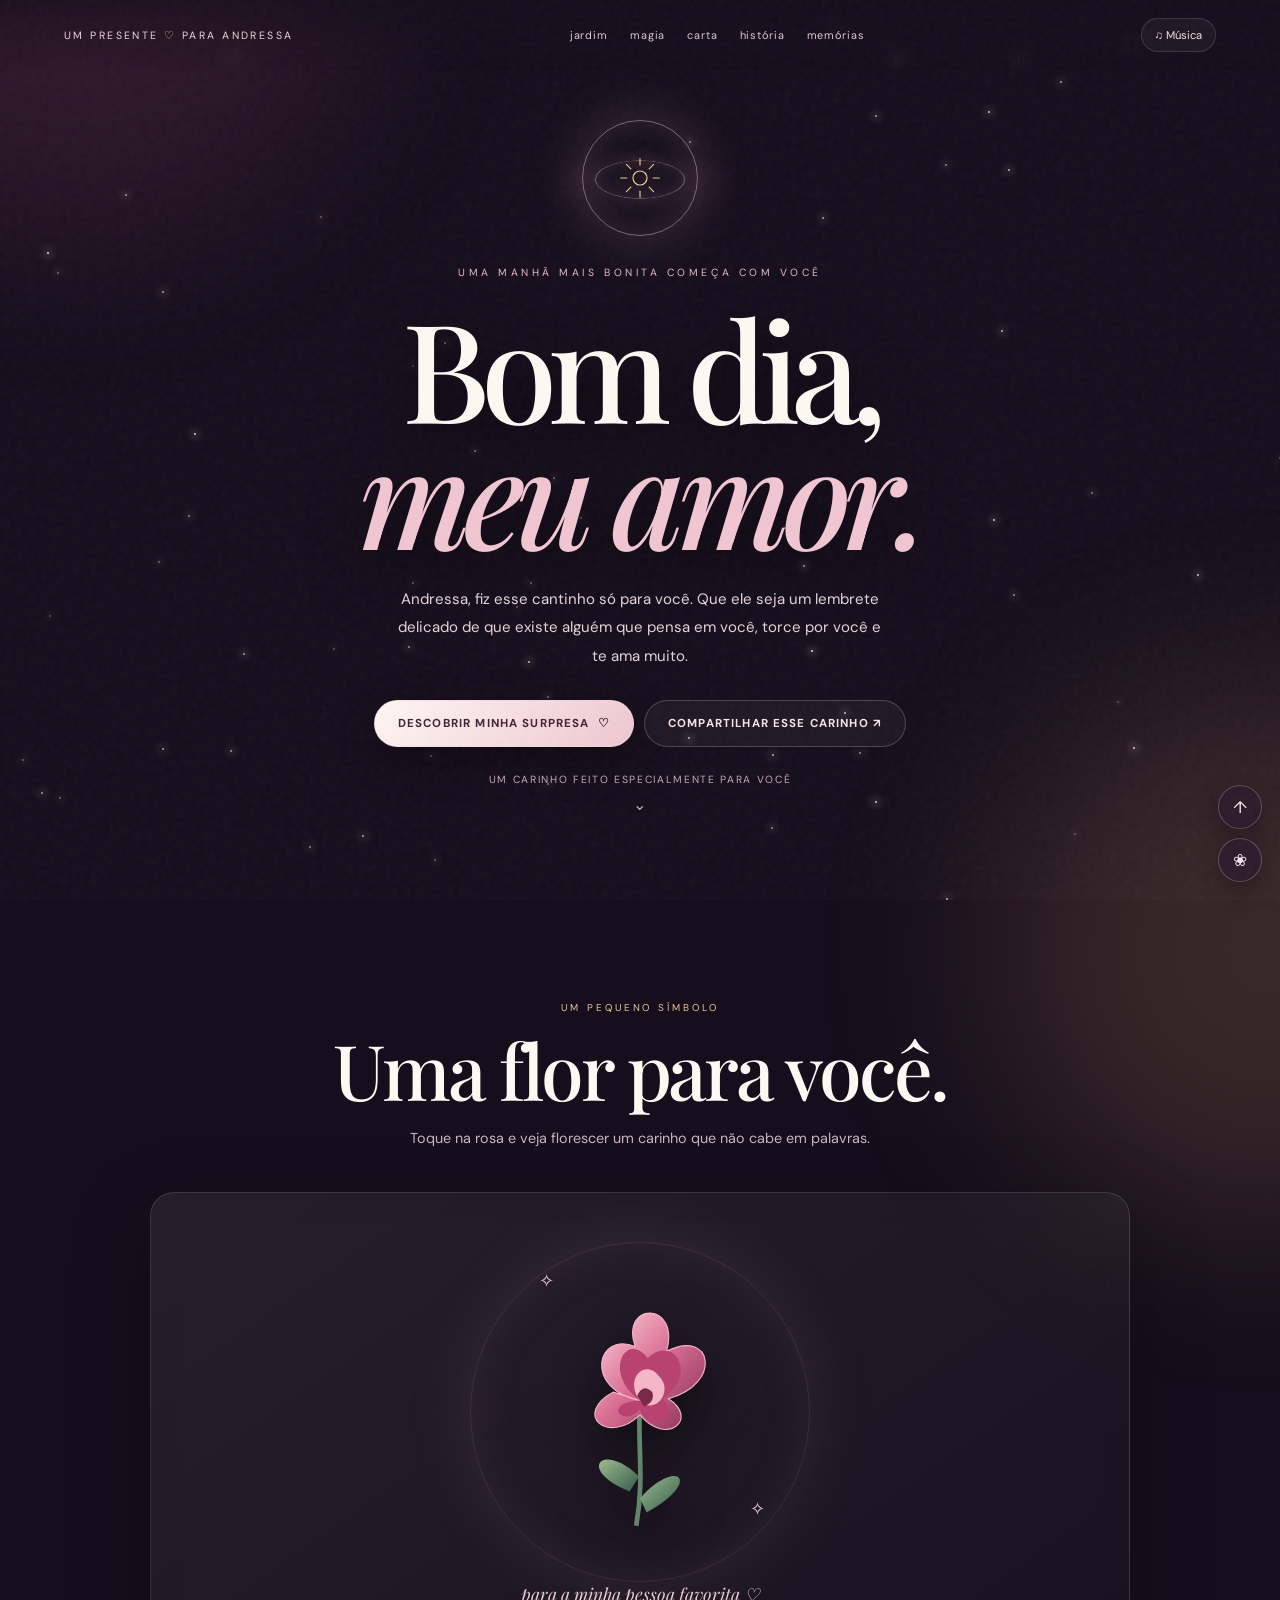
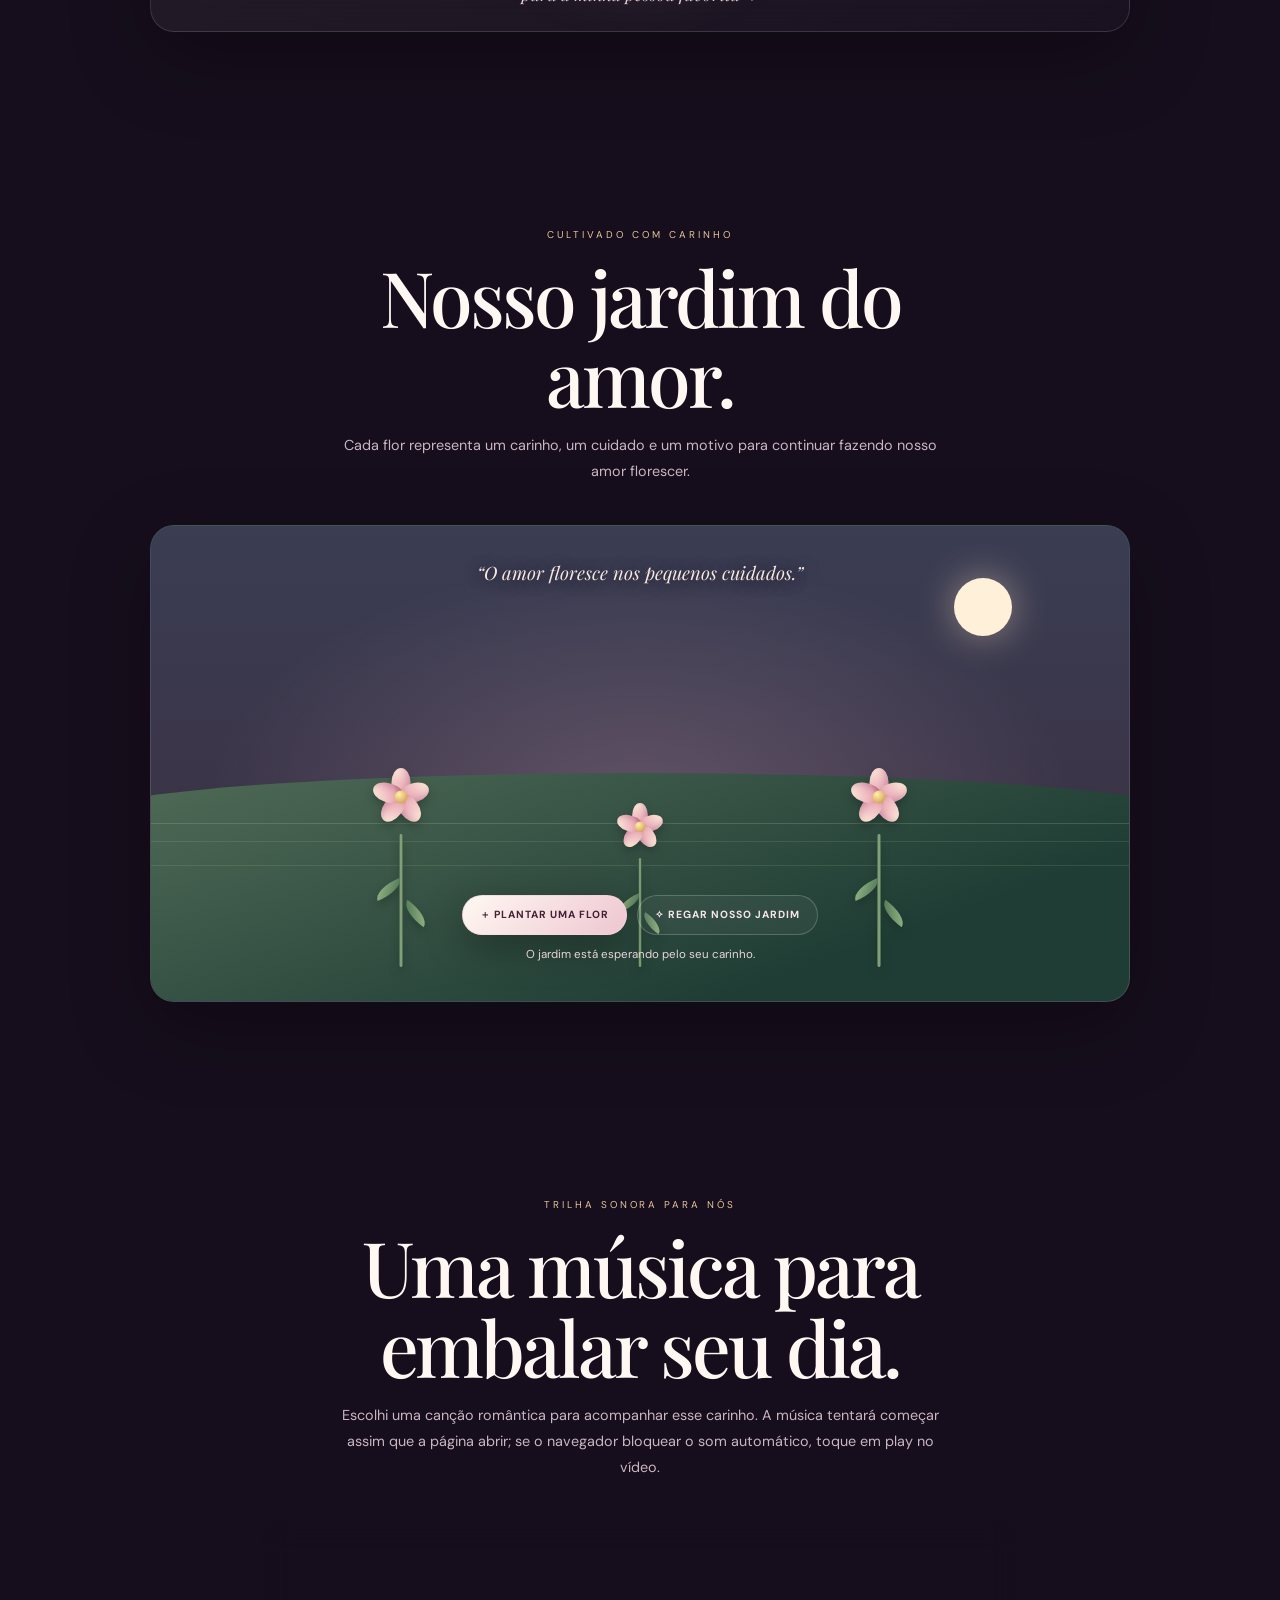
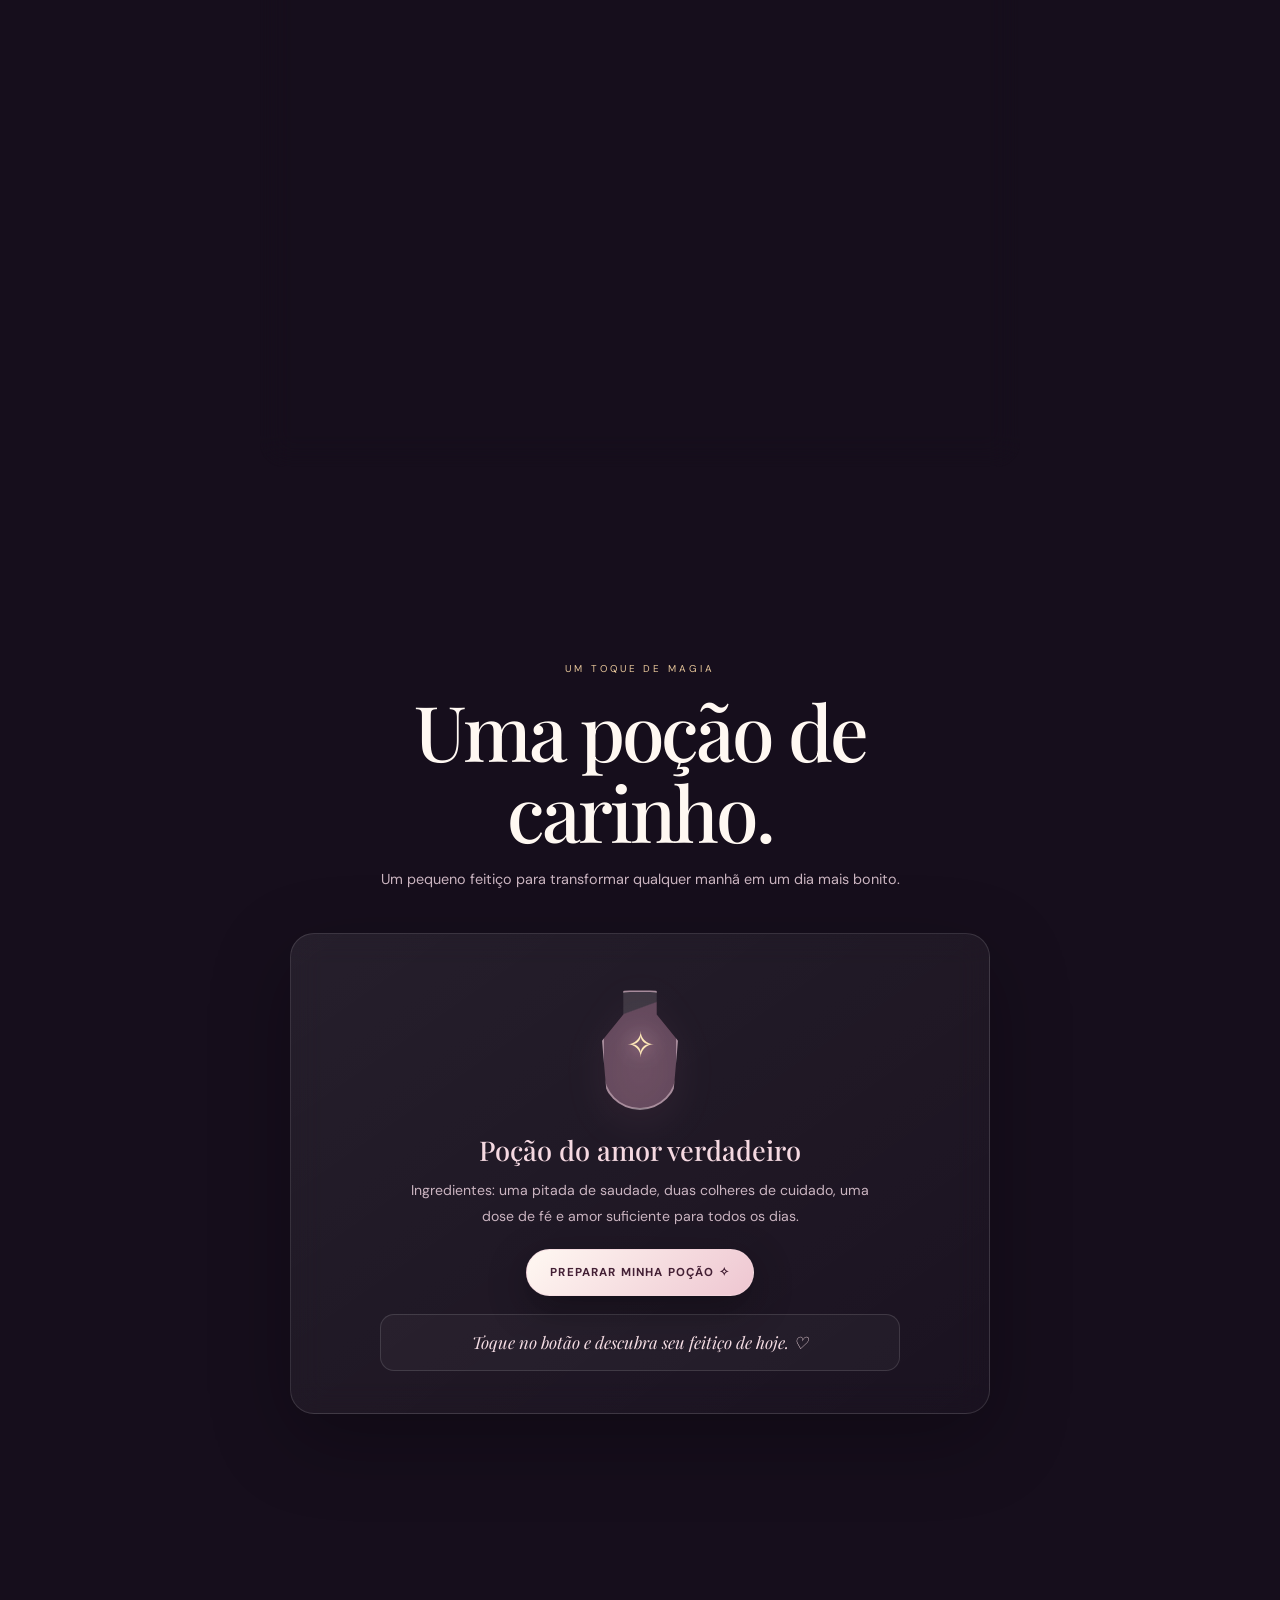
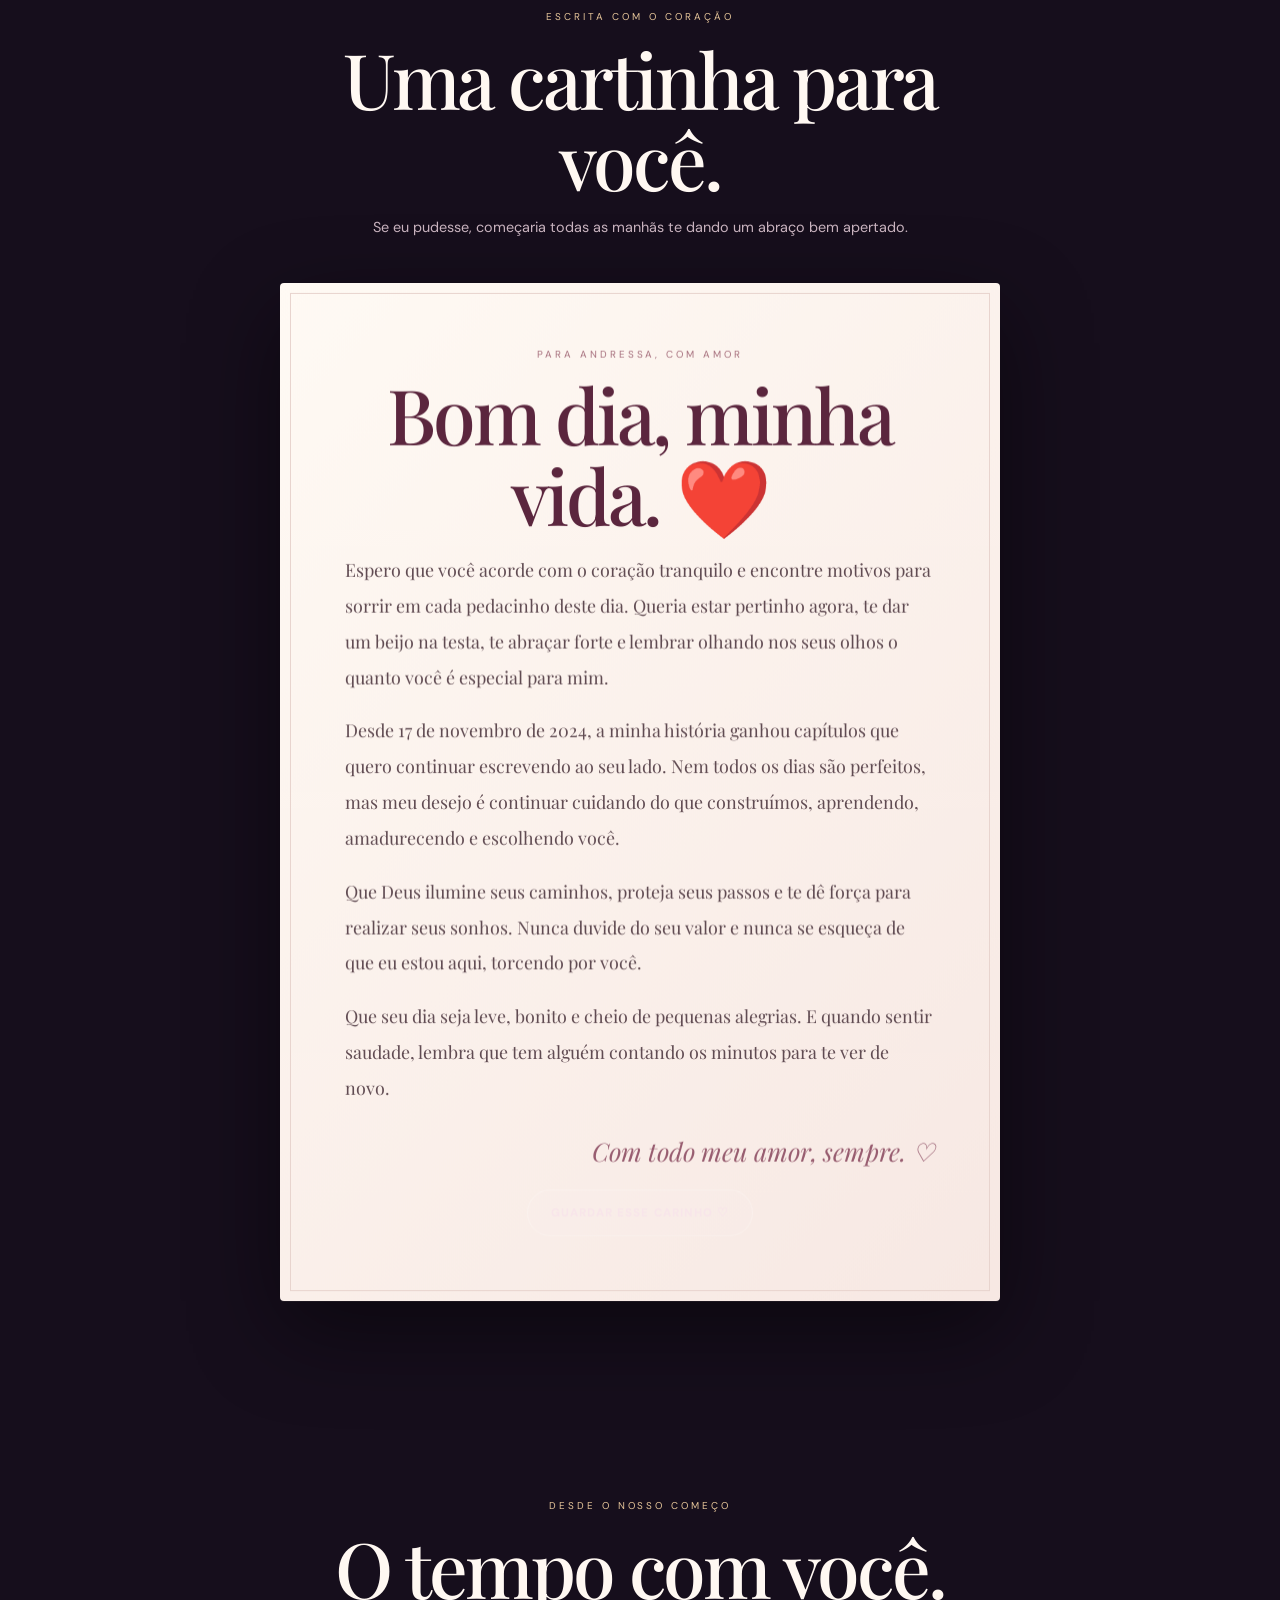
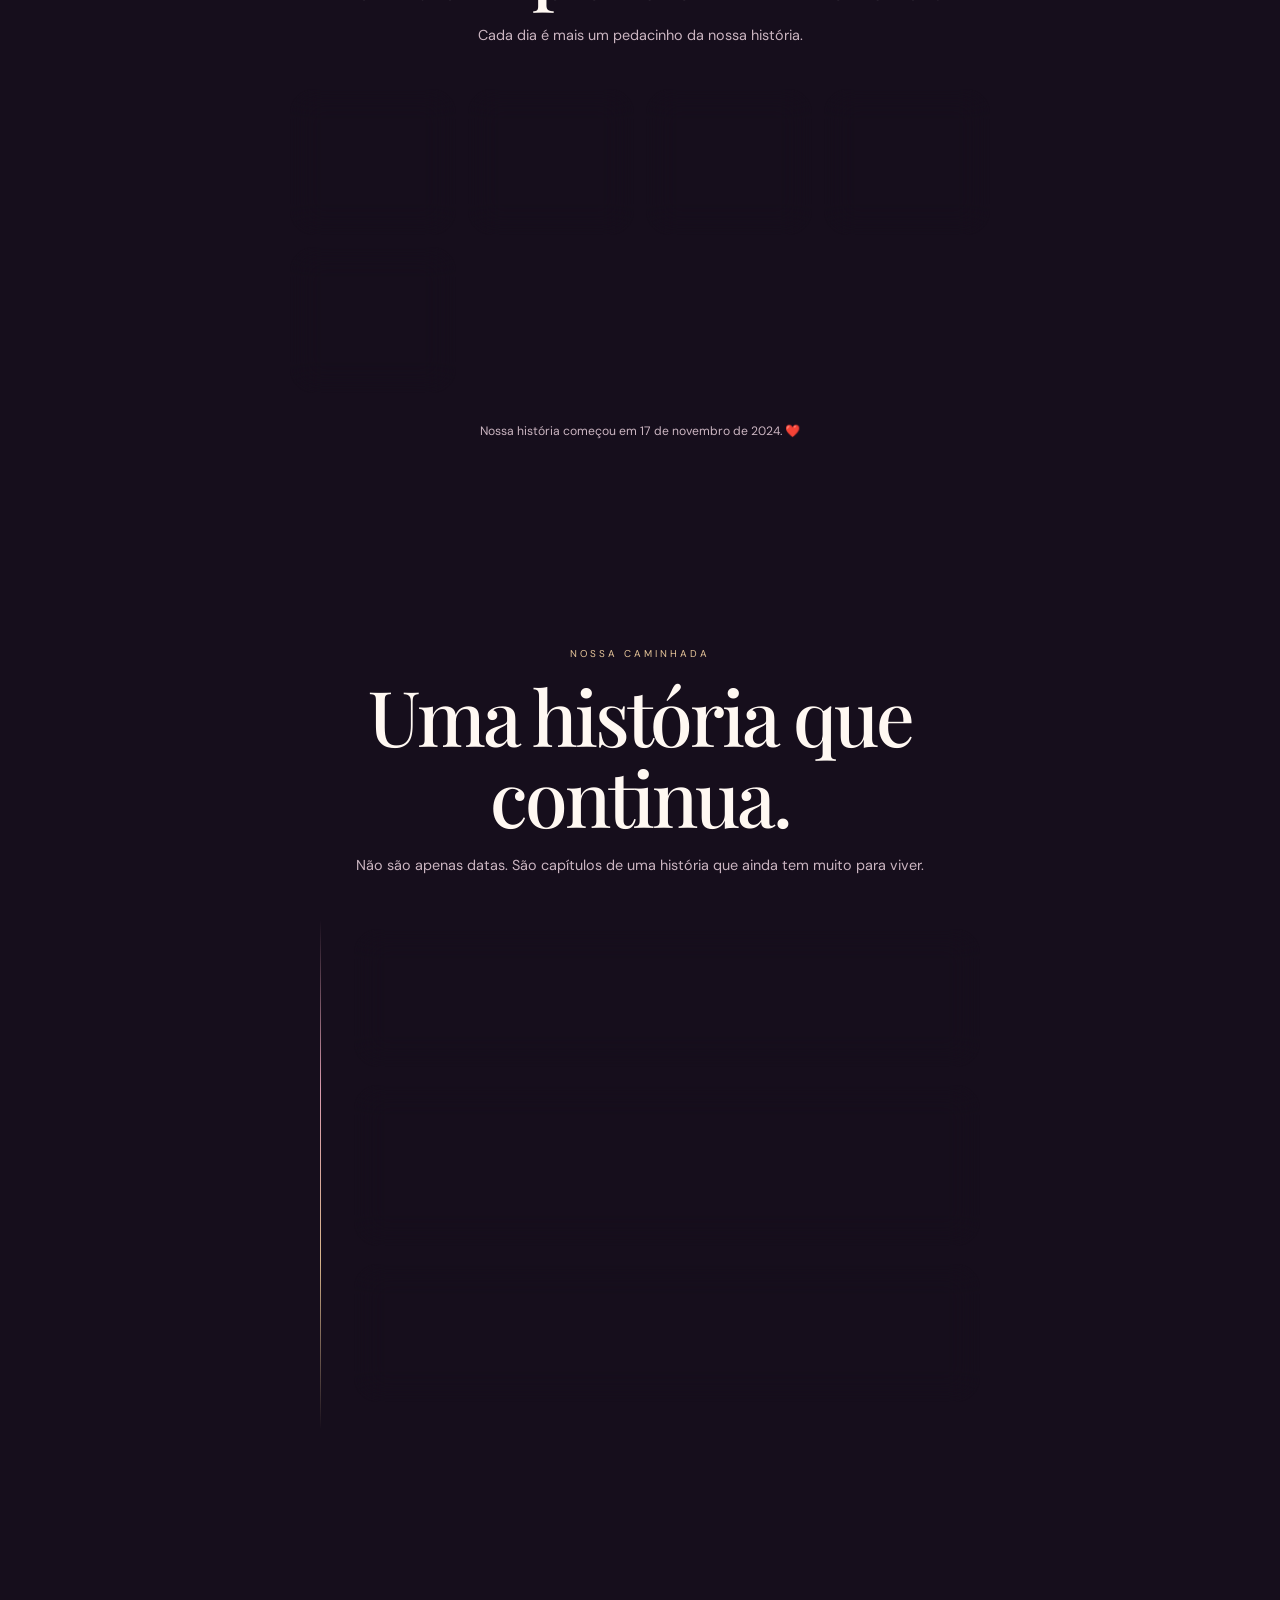
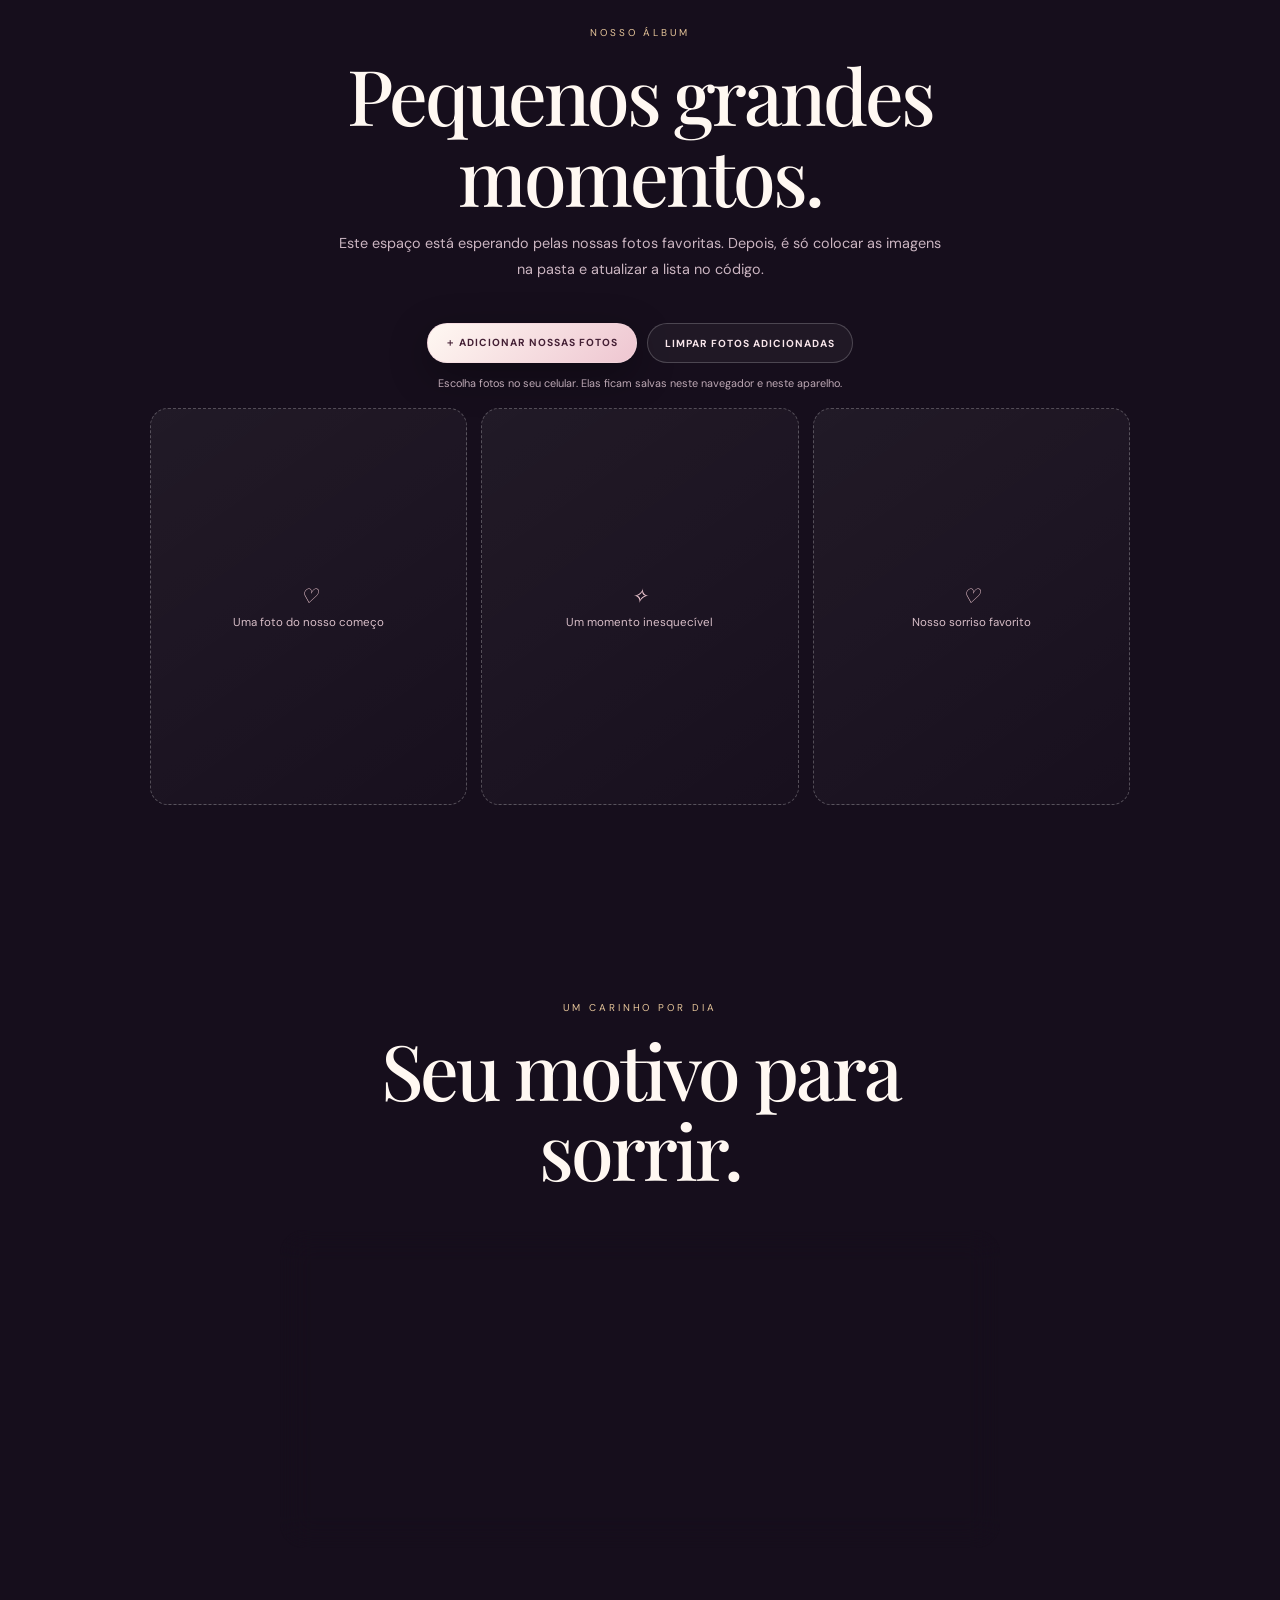
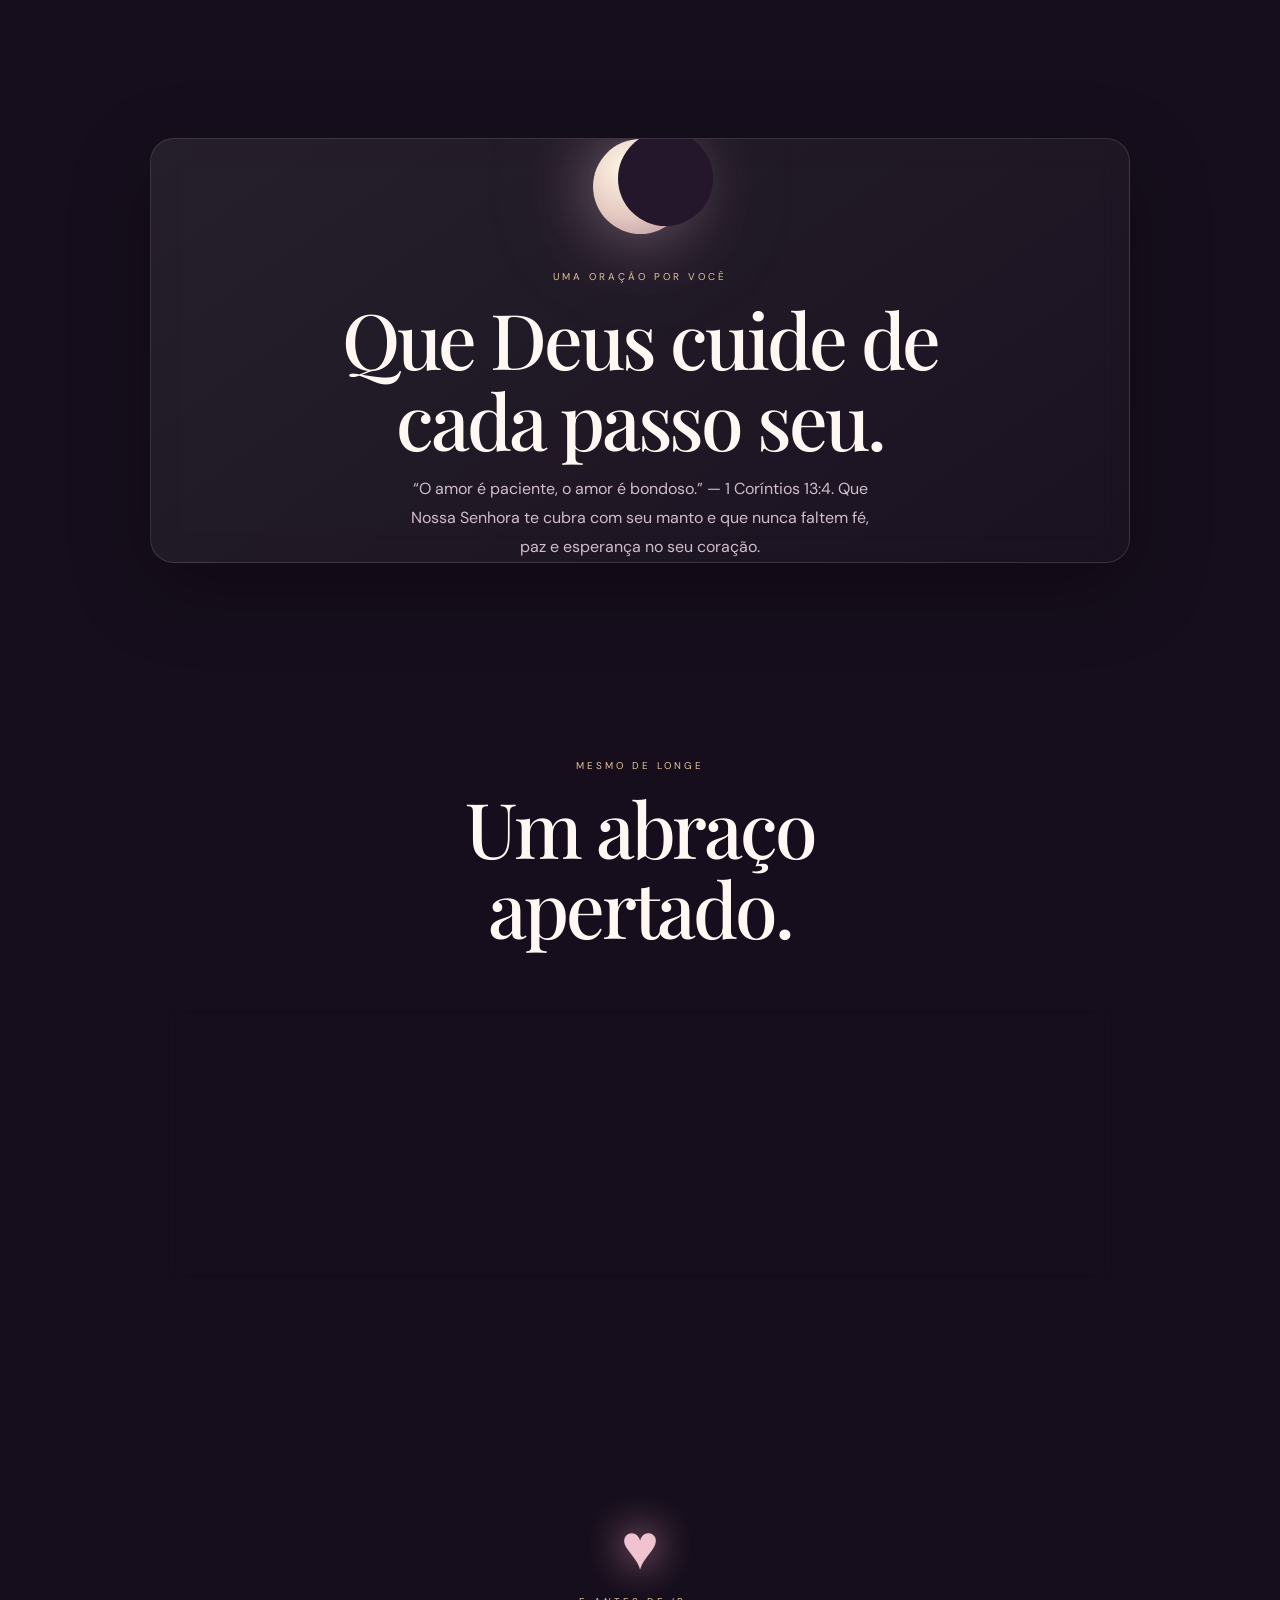
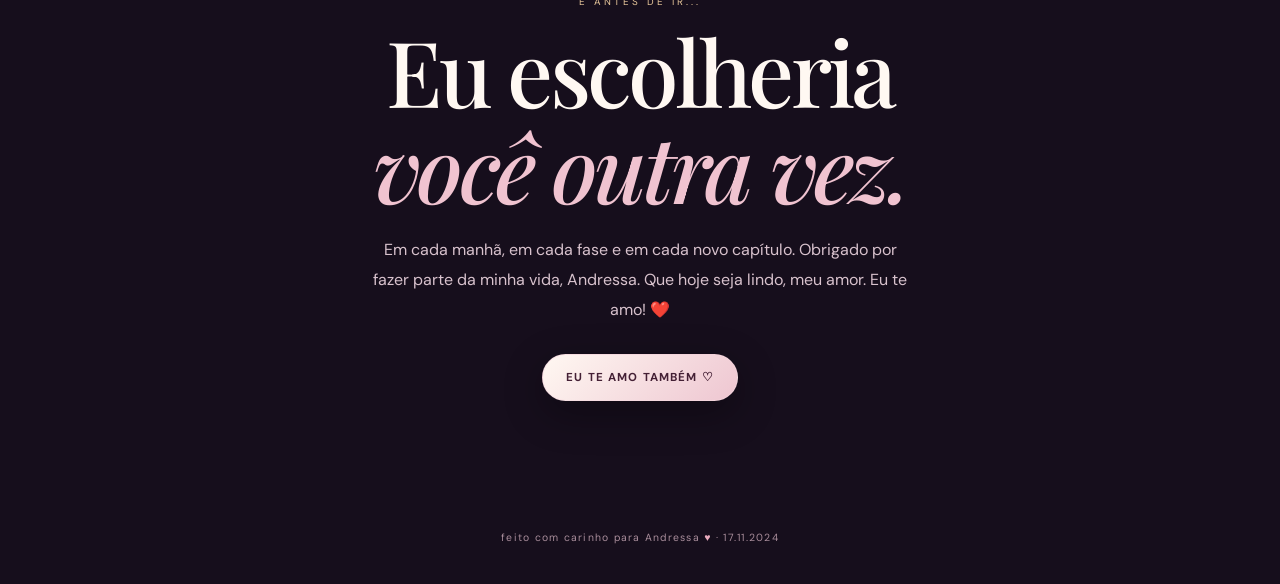
<file: index.html>
<!doctype html>
<html lang="pt-BR">
<head>
<meta charset="utf-8"><meta name="viewport" content="width=device-width,initial-scale=1,viewport-fit=cover">
<meta name="theme-color" content="#160e1c"><meta name="description" content="Uma experiência feita com amor para Andressa.">
<title>Bom dia, meu amor — Andressa ♡</title>
<link rel="preconnect" href="https://fonts.googleapis.com"><link rel="preconnect" href="https://fonts.gstatic.com" crossorigin>
<link href="https://fonts.googleapis.com/css2?family=DM+Sans:wght@400;500;600;700&family=Playfair+Display:ital,wght@0,500;0,600;0,700;1,500;1,600&display=swap" rel="stylesheet">
<style>
:root{--night:#160e1c;--wine:#4b2036;--rose:#e6a9b9;--pink:#f5d8df;--cream:#fff8f2;--gold:#e7c69a;--muted:#cbb5c1;--line:#ffffff22;--serif:"Playfair Display",Georgia,serif;--sans:"DM Sans",Arial,sans-serif}
*{box-sizing:border-box}html{scroll-behavior:smooth;scroll-padding-top:80px}body{margin:0;background:var(--night);color:var(--cream);font-family:var(--sans);overflow-x:hidden}button{font:inherit}a{color:inherit}.noise{position:fixed;inset:0;pointer-events:none;z-index:20;opacity:.07;background-image:url("data:image/svg+xml,%3Csvg viewBox='0 0 180 180' xmlns='http://www.w3.org/2000/svg'%3E%3Cfilter id='n'%3E%3CfeTurbulence type='fractalNoise' baseFrequency='.8' numOctaves='3' stitchTiles='stitch'/%3E%3C/filter%3E%3Crect width='100%25' height='100%25' filter='url(%23n)' opacity='.5'/%3E%3C/svg%3E")}.glow{position:fixed;width:42vw;height:42vw;border-radius:50%;filter:blur(100px);opacity:.18;pointer-events:none;z-index:-1}.glow.a{background:#b34d77;top:-25vw;left:-15vw}.glow.b{background:#d5a06d;right:-20vw;bottom:-25vw}.stars{position:fixed;inset:0;pointer-events:none;z-index:-1;overflow:hidden}.star{position:absolute;width:2px;height:2px;border-radius:50%;background:#fff1d6;box-shadow:0 0 9px 2px #f5d7df77;animation:twinkle var(--t) ease-in-out infinite alternate}
header{position:fixed;z-index:15;top:0;left:0;right:0;display:flex;align-items:center;justify-content:space-between;padding:18px clamp(18px,5vw,64px);background:linear-gradient(#160e1cbb,transparent);backdrop-filter:blur(8px)}.brand{font-size:.66rem;letter-spacing:.23em;text-transform:uppercase;color:#f2d7df}.brand span{color:var(--gold)}nav{display:flex;gap:22px}nav a{text-decoration:none;font-size:.68rem;color:#ddc9d1;letter-spacing:.08em;transition:color .2s}nav a:hover{color:white}.sound{border:1px solid var(--line);background:#ffffff0b;color:#f7dfe5;border-radius:99px;padding:9px 13px;font-size:.7rem;cursor:pointer}
main{width:min(100% - 36px,980px);margin:auto}.hero{min-height:100svh;display:grid;place-items:center;text-align:center;padding:110px 0 75px;position:relative}.hero-inner{max-width:760px}.kicker{font-size:.65rem;letter-spacing:.34em;text-transform:uppercase;color:#e7b7c6;margin:0 0 25px}.hero h1{font:500 clamp(3.7rem,11vw,8.6rem)/.92 var(--serif);letter-spacing:-.065em;margin:0;text-shadow:0 15px 55px #0008}.hero h1 em{display:block;color:#f1c6d2;font-weight:500}.hero-copy{max-width:490px;margin:28px auto 30px;line-height:1.9;color:#e6d4db;font-size:.94rem}.sun{width:116px;height:116px;margin:0 auto 30px;position:relative;display:grid;place-items:center;animation:float 7s ease-in-out infinite;perspective:500px}.sun:before,.sun:after{content:"";position:absolute;border:1px solid #f0cbd477;border-radius:50%;inset:0;box-shadow:0 0 55px #e9aabc33,inset 0 0 30px #e9aabc22}.sun:after{inset:13px;transform:rotateX(65deg) rotateZ(20deg)}.sun svg{width:42px;stroke:var(--gold);filter:drop-shadow(0 0 12px #e7c69a88)}.btn{border:1px solid #f3d4dc99;color:#442035;background:linear-gradient(135deg,#fff8f2,#eec6d1);border-radius:99px;padding:15px 23px;font-size:.72rem;font-weight:700;letter-spacing:.1em;text-transform:uppercase;cursor:pointer;box-shadow:0 12px 40px #0005;transition:transform .25s,box-shadow .25s}.btn:hover{transform:translateY(-3px);box-shadow:0 18px 45px #0007}.btn.ghost{background:#ffffff0b;color:#f8e5ea;border-color:#ffffff33;box-shadow:none}.scroll-note{margin-top:26px;color:#c5aab6;font-size:.65rem;letter-spacing:.16em;text-transform:uppercase}.scroll-note span{display:block;margin-top:8px;font-size:1rem;animation:bob 1.5s infinite}
section.content{padding:95px 0;position:relative}.section-head{text-align:center;margin:0 auto 40px;max-width:620px}.eyebrow{font-size:.62rem;letter-spacing:.3em;text-transform:uppercase;color:var(--gold)}h2{font:500 clamp(2.4rem,7vw,4.8rem)/1.05 var(--serif);letter-spacing:-.04em;margin:13px 0 16px}.section-head p{color:var(--muted);line-height:1.8;font-size:.9rem}.glass{background:linear-gradient(145deg,#ffffff12,#ffffff05);border:1px solid #ffffff20;border-radius:24px;box-shadow:0 25px 80px #0004;backdrop-filter:blur(16px)}
.rose-stage{min-height:440px;display:grid;place-items:center;position:relative;overflow:hidden}.rose-orbit{position:absolute;width:min(75vw,340px);aspect-ratio:1;border:1px solid #f0c5d322;border-radius:50%;box-shadow:0 0 70px #edabc01c,inset 0 0 50px #edabc015;animation:spin 35s linear infinite}.rose-orbit:before,.rose-orbit:after{content:"✧";position:absolute;color:#f4d7df;font-size:1.1rem}.rose-orbit:before{top:8%;left:20%}.rose-orbit:after{right:13%;bottom:18%}.rose-button{position:relative;width:230px;height:280px;border:0;background:transparent;cursor:pointer;filter:drop-shadow(0 22px 25px #0007);transition:transform .5s}.rose-button:hover{transform:scale(1.05) rotateY(8deg)}.rose-svg{width:100%;height:100%;overflow:visible;animation:float 5s ease-in-out infinite}.rose-caption{position:absolute;bottom:26px;text-align:center;color:#e9cbd4;font:italic 1.1rem var(--serif)}

/* Jardim interativo */
.garden-wrap{position:relative;overflow:hidden;padding:clamp(18px,4vw,34px);background:linear-gradient(180deg,#263044 0%,#3a3448 52%,#273d35 100%);min-height:440px}
.garden-sky{position:absolute;inset:0 0 42%;background:radial-gradient(ellipse at 50% 100%,#f4c5d533,transparent 62%),linear-gradient(180deg,#8c718f33,transparent)}
.garden-moon{position:absolute;right:12%;top:11%;width:58px;height:58px;border-radius:50%;background:#fff0d9;box-shadow:0 0 38px #ffe4c477}
.garden-hill{position:absolute;left:-8%;right:-8%;bottom:0;height:48%;background:linear-gradient(160deg,#526d58,#203d35 72%);border-radius:50% 50% 0 0/20% 20% 0 0}
.garden-hill:after{content:"";position:absolute;left:0;right:0;top:22%;height:1px;background:#c4d3a333;box-shadow:0 18px 0 #c4d3a322,0 42px 0 #c4d3a322}
.garden-bed{position:absolute;inset:14% 5% 7%;display:flex;align-items:flex-end;justify-content:space-evenly;gap:4px;z-index:2;perspective:700px}
.garden-flower{position:relative;width:clamp(35px,8vw,68px);height:clamp(135px,26vw,205px);flex:0 1 68px;transform-origin:bottom center;animation:sway 4s ease-in-out infinite alternate;filter:drop-shadow(0 5px 5px #101a1855)}
.garden-flower:nth-child(2n){animation-delay:-1.3s;transform:scale(.82)}
.garden-stem{position:absolute;bottom:0;left:50%;width:4px;height:65%;background:linear-gradient(90deg,#345c45,#9db68a,#355b43);border-radius:9px;transform:translateX(-50%) rotate(var(--lean,0deg));transform-origin:bottom}
.garden-leaf{position:absolute;width:29px;height:13px;background:linear-gradient(130deg,#a4c18c,#416b4e);border-radius:100% 0 100% 0;bottom:35%;left:calc(50% - 27px);transform:rotate(-22deg)}
.garden-leaf.right{left:50%;bottom:23%;transform:rotate(35deg) scaleX(-1)}
.garden-head{position:absolute;left:50%;top:4%;width:52px;height:52px;transform:translateX(-50%) scale(var(--bloom,1));transition:transform .7s}
.garden-petal{position:absolute;left:50%;top:50%;width:19px;height:29px;border-radius:70% 70% 48% 48%;transform-origin:50% 100%;background:linear-gradient(145deg,#fff0d8,#e9a7bd 72%,#a64d72);box-shadow:inset -3px -3px 6px #853b5a44}
.garden-petal:nth-child(1){transform:translate(-50%,-100%) rotate(0deg)}.garden-petal:nth-child(2){transform:translate(-50%,-100%) rotate(72deg)}.garden-petal:nth-child(3){transform:translate(-50%,-100%) rotate(144deg)}.garden-petal:nth-child(4){transform:translate(-50%,-100%) rotate(216deg)}.garden-petal:nth-child(5){transform:translate(-50%,-100%) rotate(288deg)}
.garden-center{position:absolute;left:50%;top:50%;width:13px;height:13px;border-radius:50%;background:radial-gradient(circle at 35% 30%,#fff0a9,#c98b45);transform:translate(-50%,-50%);box-shadow:0 0 12px #f5d18a88}
.garden-controls{position:relative;z-index:4;display:flex;justify-content:center;gap:10px;flex-wrap:wrap;margin-top:310px}
.garden-note{position:relative;z-index:4;text-align:center;color:#f8e7df;font:italic 1.15rem var(--serif);margin:0 0 15px;text-shadow:0 2px 15px #1a1725}
.garden-status{position:relative;z-index:4;text-align:center;color:#e9d5d8;font-size:.72rem;margin:12px 0 0;min-height:20px}
.garden-controls .btn{padding:12px 17px;font-size:.65rem}
.garden-water{position:absolute;z-index:3;top:12%;left:0;right:0;height:75%;pointer-events:none;opacity:0}
.garden-water.active{opacity:1;animation:watering 1.5s ease-out}
.garden-water:before{content:"";position:absolute;inset:0;background:repeating-linear-gradient(105deg,transparent 0 16px,#c9e8f0aa 17px 18px,transparent 19px 34px);mask-image:linear-gradient(transparent,#000 30%,#000 80%,transparent)}
.music-card{max-width:760px;margin:auto;padding:18px}
.youtube-frame{width:100%;aspect-ratio:16/9;border:0;border-radius:15px;background:#09070b;display:block}
.music-caption{text-align:center;padding:17px 8px 4px}.music-caption h3{font:500 1.45rem var(--serif);margin:0 0 7px}.music-caption p{font-size:.78rem;color:var(--muted);line-height:1.7;margin:0}
@keyframes sway{from{rotate:-3deg}to{rotate:3deg}}@keyframes watering{0%{transform:translateY(-20px);opacity:0}25%{opacity:.8}100%{transform:translateY(20px);opacity:0}}
.letter{max-width:720px;margin:auto;padding:clamp(28px,7vw,65px);background:linear-gradient(135deg,#fffaf4,#f7e8e3);color:#49333b;border-radius:4px;position:relative;box-shadow:0 30px 90px #0007;transform:rotateX(5deg);transition:transform .7s}.letter:before{content:"";position:absolute;inset:10px;border:1px solid #e8d4ce;pointer-events:none}.letter .eyebrow{text-align:center;color:#a56d7b}.letter h2{text-align:center;color:#5b263e}.letter p{font:400 clamp(1rem,2.3vw,1.12rem)/2 var(--serif);color:#604b52}.signature{text-align:right;font:italic 1.6rem var(--serif);color:#985d70;margin-top:28px}.letter-actions{text-align:center;margin-top:22px}
.counter{display:grid;grid-template-columns:repeat(4,1fr);gap:12px;max-width:700px;margin:30px auto}.count{padding:24px 8px;text-align:center}.count strong{display:block;font:500 clamp(2rem,6vw,3.5rem) var(--serif);color:#f3cbd5;font-variant-numeric:tabular-nums}.count span{font-size:.62rem;letter-spacing:.16em;text-transform:uppercase;color:#cdb3bf}.since{text-align:center;color:#cbb5c1;font-size:.76rem}
.timeline{max-width:680px;margin:auto;position:relative;padding:10px 0}.timeline:before{content:"";position:absolute;left:20px;top:0;bottom:0;width:1px;background:linear-gradient(transparent,#d99bad,#d8b58b,transparent)}.moment{position:relative;margin:0 0 18px 54px;padding:22px 24px}.moment:before{content:"";position:absolute;width:10px;height:10px;border-radius:50%;background:#f1c8d2;left:-39px;top:29px;box-shadow:0 0 15px #f1c8d2}.moment small{color:var(--gold);letter-spacing:.16em;text-transform:uppercase;font-size:.62rem}.moment h3{font:500 1.5rem var(--serif);margin:8px 0}.moment p{margin:0;color:var(--muted);font-size:.85rem;line-height:1.7}
.memories{display:grid;grid-template-columns:repeat(3,1fr);gap:14px}.memory{aspect-ratio:4/5;display:grid;place-items:center;text-align:center;padding:15px;border:1px dashed #ffffff40;border-radius:18px;background:linear-gradient(145deg,#ffffff0d,#ffffff03);color:#d7bdc7;overflow:hidden;position:relative}.memory img{width:100%;height:100%;object-fit:cover;position:absolute;inset:0}.memory span{position:relative;font-size:.72rem;line-height:1.6}.memory b{display:block;font:italic 1.25rem var(--serif);color:#f1c9d3;margin-bottom:6px}
.daily{text-align:center;padding:42px 25px;max-width:720px;margin:auto}.daily blockquote{font:italic clamp(1.5rem,4vw,2.5rem)/1.4 var(--serif);margin:20px auto;color:#f4dce3;max-width:570px}.daily .btn{margin-top:12px}
.night-sky{min-height:400px;display:grid;place-items:center;text-align:center;overflow:hidden;position:relative}.moon{width:95px;height:95px;border-radius:50%;background:radial-gradient(circle at 35% 30%,#fff7e5,#e4c8c0 55%,#b78d9b);box-shadow:0 0 70px #e9c5d477,0 0 150px #e9c5d422;margin:0 auto 30px;position:relative}.moon:after{content:"";position:absolute;width:95px;height:95px;border-radius:50%;background:#24172b;left:25px;top:-8px}.night-sky h2{max-width:650px}.night-sky p{color:#d2bdca;line-height:1.8;max-width:480px;margin:auto}
.hug-area{text-align:center;padding:30px}.hug-heart{font-size:5rem;display:block;filter:drop-shadow(0 0 24px #f1aabe88);animation:heartbeat 1.7s infinite}.hug-message{min-height:56px;color:#f1d6df;line-height:1.7;margin:22px auto;max-width:520px}
.final{text-align:center;padding:110px 0 100px}.final-heart{font-size:4rem;color:#f0c3d0;text-shadow:0 0 40px #f0a5bd;animation:heartbeat 1.8s infinite}.final h2{font-size:clamp(2.8rem,8vw,5.7rem)}.final h2 em{color:#f0c3d0}.final p{color:#d8c2cd;line-height:1.9;max-width:550px;margin:20px auto 28px}
footer{text-align:center;padding:30px 15px 40px;color:#a98d9b;font-size:.65rem;letter-spacing:.12em}.footer-heart{color:#e9aabd}
.reveal{opacity:0;transform:translateY(28px);transition:opacity .8s,transform .8s}.reveal.in{opacity:1;transform:translateY(0)}.petal{position:fixed;z-index:10;top:-35px;pointer-events:none;color:#f0b7c7;text-shadow:0 0 12px #e7a7ba;animation:fall var(--d) linear forwards}
.toast{position:fixed;z-index:30;bottom:22px;left:50%;transform:translate(-50%,20px);opacity:0;pointer-events:none;background:#fff5f0;color:#512b40;padding:12px 18px;border-radius:99px;font-size:.78rem;box-shadow:0 10px 35px #0006;transition:.3s}.toast.show{opacity:1;transform:translate(-50%,0)}
@keyframes float{50%{transform:translateY(-12px)}}@keyframes spin{to{transform:rotate(360deg)}}@keyframes twinkle{to{opacity:.2;transform:scale(.5)}}@keyframes rise{from{opacity:0;transform:translateY(22px)}to{opacity:1;transform:none}}@keyframes bob{50%{transform:translateY(5px)}}@keyframes fall{to{transform:translate3d(var(--x),110vh,0) rotate(520deg);opacity:0}}@keyframes heartbeat{0%,100%{transform:scale(1)}12%{transform:scale(1.12)}24%{transform:scale(1)}36%{transform:scale(1.08)}48%{transform:scale(1)}} 
@media(max-width:650px){header{padding:14px 16px}.brand{font-size:.58rem}nav{gap:11px}nav a{font-size:.58rem}nav a:nth-child(3),nav a:nth-child(4){display:none}.sound{padding:8px 10px}.hero{min-height:94svh}.rose-stage{min-height:380px}.memories{grid-template-columns:repeat(2,1fr)}.memory:last-child{display:none}.counter{grid-template-columns:repeat(2,1fr);max-width:380px}.count{padding:18px 6px}.moment{margin-left:45px;padding:19px}.timeline:before{left:15px}.moment:before{left:-35px}.content{padding:70px 0!important}}
@media(prefers-reduced-motion:reduce){*,*:before,*:after{animation-duration:.01ms!important;animation-iteration-count:1!important;scroll-behavior:auto!important;transition-duration:.01ms!important}}

/* Refinamentos: navegação, acessibilidade e experiências extras */
:focus-visible{outline:2px solid #f3cbd5;outline-offset:4px}
::selection{background:#e6a9b9;color:#281522}
.reading-progress{position:fixed;z-index:40;top:0;left:0;width:0;height:3px;background:linear-gradient(90deg,#e8a9bd,#f1d4a7);box-shadow:0 0 12px #efb7ca;transition:width .08s linear}
.float-tools{position:fixed;z-index:14;right:18px;bottom:18px;display:flex;flex-direction:column;gap:9px}
.float-tools button{width:44px;height:44px;border:1px solid #ffffff38;border-radius:50%;background:#2c1a2dcc;color:#f8e5ea;backdrop-filter:blur(12px);font-size:1.05rem;cursor:pointer;box-shadow:0 8px 25px #0005;transition:transform .2s,background .2s}
.float-tools button:hover{transform:translateY(-3px);background:#6a3855}
.potion-card{max-width:700px;margin:auto;padding:clamp(25px,5vw,42px);text-align:center;position:relative;overflow:hidden}
.potion-orb{width:112px;height:130px;margin:4px auto 22px;position:relative;display:grid;place-items:center;filter:drop-shadow(0 12px 20px #e7a7ba33)}
.potion-orb:before{content:"";position:absolute;inset:10px 18px 0;border:2px solid #f3d9e477;border-radius:28px 28px 38px 38px;background:linear-gradient(160deg,#ffffff20 0 20%,#e5a5c455 21% 100%);clip-path:polygon(28% 0,72% 0,72% 20%,100% 42%,92% 100%,8% 100%,0 42%,28% 20%)}
.potion-orb:after{content:"✧";position:absolute;color:#ffe9b9;font-size:2.2rem;text-shadow:0 0 20px #f4c7d6;animation:twinkle 1.8s infinite alternate}
.potion-card h3{font:500 1.7rem var(--serif);margin:0 0 10px;color:#f5d9e1}
.potion-card p{color:var(--muted);line-height:1.8;max-width:490px;margin:0 auto 20px;font-size:.88rem}
.potion-result{min-height:54px;max-width:520px;margin:18px auto 0;padding:14px 18px;border:1px solid #ffffff20;border-radius:14px;background:#ffffff09;color:#f4dce3;font:italic 1.05rem/1.6 var(--serif)}
.photo-tools{display:flex;justify-content:center;gap:10px;flex-wrap:wrap;margin:0 0 18px}
.photo-tools .btn{padding:12px 17px;font-size:.64rem}
.photo-hint{color:#bda8b4;font-size:.68rem;text-align:center;margin:-5px 0 18px}
.memory{min-width:0}
.memory .uploaded-photo{width:100%;height:100%;object-fit:cover;position:absolute;inset:0}
.memory .remove-photo{position:absolute;z-index:2;right:8px;top:8px;width:30px;height:30px;border:1px solid #ffffff66;border-radius:50%;background:#251624bb;color:white;cursor:pointer;font-size:1rem}
.memory.uploaded:after{content:"";position:absolute;inset:55% 0 0;background:linear-gradient(transparent,#160e1c88);pointer-events:none}
.memory.uploaded .photo-label{position:absolute;z-index:1;bottom:12px;left:10px;right:10px;color:#fff;font-size:.7rem;text-shadow:0 2px 8px #000;text-align:left}
@media(max-width:650px){.float-tools{right:12px;bottom:12px}.float-tools button{width:40px;height:40px}.photo-tools .btn{font-size:.6rem}}

</style>
</head>
<body>
<div class="reading-progress" id="readingProgress" aria-hidden="true"></div>
<div class="noise"></div><div class="glow a"></div><div class="glow b"></div><div class="stars" id="stars"></div>
<header><div class="brand">um presente <span>♡</span> para Andressa</div><nav><a href="#jardim">jardim</a><a href="#pocao">magia</a><a href="#carta">carta</a><a href="#historia">história</a><a href="#memorias">memórias</a></nav><button class="sound" id="musicBtn" type="button" aria-label="Ir para a música">♫ Música</button></header>
<main>
<section class="hero">
<div class="hero-inner">
<div class="sun" aria-hidden="true"><svg viewBox="0 0 48 48" fill="none" stroke-width="1.4" stroke-linecap="round"><circle cx="24" cy="24" r="8"/><path d="M24 2v7m0 30v7M2 24h7m30 0h7M8.5 8.5l5 5m21 21 5 5m0-31-5 5m-21 21-5 5"/></svg></div>
<p class="kicker">uma manhã mais bonita começa com você</p>
<h1>Bom dia,<em>meu amor.</em></h1>
<p class="hero-copy">Andressa, fiz esse cantinho só para você. Que ele seja um lembrete delicado de que existe alguém que pensa em você, torce por você e te ama muito.</p>
<div style="display:flex;justify-content:center;gap:10px;flex-wrap:wrap"><button class="btn" id="startBtn">Descobrir minha surpresa&nbsp; ♡</button><button class="btn ghost" id="shareSiteBtn" type="button">Compartilhar esse carinho ↗</button></div><div class="scroll-note">um carinho feito especialmente para você<span>⌄</span></div>
</div></section>
<section class="content reveal" id="rosa"><div class="section-head"><span class="eyebrow">um pequeno símbolo</span><h2>Uma flor para você.</h2><p>Toque na rosa e veja florescer um carinho que não cabe em palavras.</p></div>
<div class="rose-stage glass"><div class="rose-orbit"></div><button class="rose-button" id="roseBtn" aria-label="Fazer a rosa florescer">
<svg class="rose-svg" viewBox="0 0 230 280" xmlns="http://www.w3.org/2000/svg"><defs><linearGradient id="petal" x1="0" y1="0" x2="1" y2="1"><stop stop-color="#ffd5df"/><stop offset=".5" stop-color="#d86c91"/><stop offset="1" stop-color="#812d53"/></linearGradient><linearGradient id="leaf" x1="0" y1="0" x2="1" y2="1"><stop stop-color="#9dbb91"/><stop offset="1" stop-color="#355b49"/></linearGradient></defs><path d="M115 130 C112 175 120 210 111 260" stroke="#63866b" stroke-width="5" fill="none"/><path d="M114 208 C75 170 47 201 104 224Z" fill="url(#leaf)"/><path d="M115 231 C154 187 183 212 122 246Z" fill="url(#leaf)"/><g id="bloom"><path d="M115 128 C55 116 69 54 110 71 C93 24 158 22 143 76 C192 51 202 111 145 126 C178 147 143 177 115 143 C82 175 43 143 87 119Z" fill="url(#petal)" stroke="#f4b4c7" stroke-width="1.2"/><path d="M115 128 C75 99 100 54 123 83 C151 57 177 101 139 126 C160 150 124 164 115 137 C96 158 75 129 115 128Z" fill="#b94370"/><path d="M115 128 C98 105 120 83 135 102 C151 118 131 144 115 128Z" fill="#f5b6c8"/><path d="M112 123 Q118 109 128 119 Q131 130 119 134Z" fill="#7b294b"/></g></svg></button><div class="rose-caption" id="roseCaption">para a minha pessoa favorita ♡</div></div></section>
<section class="content reveal" id="jardim"><div class="section-head"><span class="eyebrow">cultivado com carinho</span><h2>Nosso jardim do amor.</h2><p>Cada flor representa um carinho, um cuidado e um motivo para continuar fazendo nosso amor florescer.</p></div><div class="garden-wrap glass"><div class="garden-sky"></div><div class="garden-moon"></div><div class="garden-hill"></div><div class="garden-bed" id="gardenBed" aria-label="Jardim interativo"><div class="garden-flower"><div class="garden-stem"></div><i class="garden-leaf"></i><i class="garden-leaf right"></i><div class="garden-head"><i class="garden-petal"></i><i class="garden-petal"></i><i class="garden-petal"></i><i class="garden-petal"></i><i class="garden-petal"></i><i class="garden-center"></i></div></div><div class="garden-flower"><div class="garden-stem"></div><i class="garden-leaf"></i><i class="garden-leaf right"></i><div class="garden-head"><i class="garden-petal"></i><i class="garden-petal"></i><i class="garden-petal"></i><i class="garden-petal"></i><i class="garden-petal"></i><i class="garden-center"></i></div></div><div class="garden-flower"><div class="garden-stem"></div><i class="garden-leaf"></i><i class="garden-leaf right"></i><div class="garden-head"><i class="garden-petal"></i><i class="garden-petal"></i><i class="garden-petal"></i><i class="garden-petal"></i><i class="garden-petal"></i><i class="garden-center"></i></div></div></div><div class="garden-water" id="gardenWater"></div><p class="garden-note">“O amor floresce nos pequenos cuidados.”</p><div class="garden-controls"><button class="btn" id="plantBtn">＋ Plantar uma flor</button><button class="btn ghost" id="waterBtn">✧ Regar nosso jardim</button></div><p class="garden-status" id="gardenStatus" aria-live="polite">O jardim está esperando pelo seu carinho.</p></div></section>
<section class="content reveal" id="musica"><div class="section-head"><span class="eyebrow">trilha sonora para nós</span><h2>Uma música para embalar seu dia.</h2><p>Escolhi uma canção romântica para acompanhar esse carinho. A música tentará começar assim que a página abrir; se o navegador bloquear o som automático, toque em play no vídeo.</p></div><div class="music-card glass"><iframe class="youtube-frame" src="https://www.youtube-nocookie.com/embed/sB8_zYjxSGg?autoplay=1&mute=0&rel=0&playsinline=1" title="Nando Reis e Ana Cañas — Pra Você Guardei o Amor" loading="eager" referrerpolicy="strict-origin-when-cross-origin" allow="accelerometer; autoplay; clipboard-write; encrypted-media; gyroscope; picture-in-picture; web-share" allowfullscreen></iframe><div class="music-caption"><h3>Pra Você Guardei o Amor</h3><p>Nando Reis &amp; Ana Cañas · Clipe oficial no YouTube<br>Uma canção para lembrar que o amor merece ser cuidado todos os dias. ♡</p></div></div></section>
<section class="content reveal" id="pocao"><div class="section-head"><span class="eyebrow">um toque de magia</span><h2>Uma poção de carinho.</h2><p>Um pequeno feitiço para transformar qualquer manhã em um dia mais bonito.</p></div><div class="potion-card glass"><div class="potion-orb" aria-hidden="true"></div><h3>Poção do amor verdadeiro</h3><p>Ingredientes: uma pitada de saudade, duas colheres de cuidado, uma dose de fé e amor suficiente para todos os dias.</p><button class="btn" id="potionBtn">Preparar minha poção ✧</button><div class="potion-result" id="potionResult" aria-live="polite">Toque no botão e descubra seu feitiço de hoje. ♡</div></div></section>
<section class="content reveal" id="carta"><div class="section-head"><span class="eyebrow">escrita com o coração</span><h2>Uma cartinha para você.</h2><p>Se eu pudesse, começaria todas as manhãs te dando um abraço bem apertado.</p></div>
<article class="letter"><div class="eyebrow">para Andressa, com amor</div><h2>Bom dia, minha vida. ❤️</h2>
<p>Espero que você acorde com o coração tranquilo e encontre motivos para sorrir em cada pedacinho deste dia. Queria estar pertinho agora, te dar um beijo na testa, te abraçar forte e lembrar olhando nos seus olhos o quanto você é especial para mim.</p>
<p>Desde 17 de novembro de 2024, a minha história ganhou capítulos que quero continuar escrevendo ao seu lado. Nem todos os dias são perfeitos, mas meu desejo é continuar cuidando do que construímos, aprendendo, amadurecendo e escolhendo você.</p>
<p>Que Deus ilumine seus caminhos, proteja seus passos e te dê força para realizar seus sonhos. Nunca duvide do seu valor e nunca se esqueça de que eu estou aqui, torcendo por você.</p>
<p>Que seu dia seja leve, bonito e cheio de pequenas alegrias. E quando sentir saudade, lembra que tem alguém contando os minutos para te ver de novo.</p>
<div class="signature">Com todo meu amor, sempre. ♡</div><div class="letter-actions"><button class="btn ghost" id="letterHeart">Guardar esse carinho ♡</button></div></article></section>
<section class="content reveal" id="tempo"><div class="section-head"><span class="eyebrow">desde o nosso começo</span><h2>O tempo com você.</h2><p>Cada dia é mais um pedacinho da nossa história.</p></div>
<div class="counter"><div class="count glass"><strong id="years">0</strong><span>anos</span></div><div class="count glass"><strong id="months">0</strong><span>meses</span></div><div class="count glass"><strong id="days">0</strong><span>dias</span></div><div class="count glass"><strong id="hours">00</strong><span>horas</span></div><div class="count glass"><strong id="minutes">00</strong><span>minutos</span></div></div><p class="since">Nossa história começou em 17 de novembro de 2024. ❤️</p></section>
<section class="content reveal" id="historia"><div class="section-head"><span class="eyebrow">nossa caminhada</span><h2>Uma história que continua.</h2><p>Não são apenas datas. São capítulos de uma história que ainda tem muito para viver.</p></div>
<div class="timeline"><article class="moment glass"><small>17 · 11 · 2024</small><h3>O começo de nós.</h3><p>O dia em que começou oficialmente uma das histórias mais especiais da minha vida.</p></article><article class="moment glass"><small>todos os dias depois</small><h3>Escolher e cuidar.</h3><p>Entre sorrisos, aprendizados e desafios, seguimos construindo nossa história, um dia de cada vez.</p></article><article class="moment glass"><small>o que ainda vem</small><h3>Nossos próximos capítulos.</h3><p>Mais abraços, conquistas, viagens, sonhos compartilhados e manhãs para desejar bom dia.</p></article></div></section>
<section class="content reveal" id="memorias"><div class="section-head"><span class="eyebrow">nosso álbum</span><h2>Pequenos grandes momentos.</h2><p>Este espaço está esperando pelas nossas fotos favoritas. Depois, é só colocar as imagens na pasta e atualizar a lista no código.</p></div>
<div class="photo-tools"><button class="btn" id="addPhotosBtn" type="button">＋ Adicionar nossas fotos</button><button class="btn ghost" id="clearPhotosBtn" type="button">Limpar fotos adicionadas</button><input id="photoInput" type="file" accept="image/*" multiple hidden></div><p class="photo-hint">Escolha fotos no seu celular. Elas ficam salvas neste navegador e neste aparelho.</p><div class="memories" id="gallery"><div class="memory"><span><b>♡</b>Uma foto do nosso começo</span></div><div class="memory"><span><b>✧</b>Um momento inesquecível</span></div><div class="memory"><span><b>♡</b>Nosso sorriso favorito</span></div></div></section>
<section class="content reveal"><div class="section-head"><span class="eyebrow">um carinho por dia</span><h2>Seu motivo para sorrir.</h2></div><div class="daily glass"><span class="eyebrow">mensagem de hoje</span><blockquote id="dailyQuote">“Meu lugar favorito sempre vai ser onde você estiver.”</blockquote><button class="btn ghost" id="newQuote">Quero outra mensagem ♡</button></div></section>
<section class="content reveal"><div class="night-sky glass"><div><div class="moon"></div><span class="eyebrow">uma oração por você</span><h2>Que Deus cuide de cada passo seu.</h2><p>“O amor é paciente, o amor é bondoso.” — 1 Coríntios 13:4. Que Nossa Senhora te cubra com seu manto e que nunca faltem fé, paz e esperança no seu coração.</p></div></div></section>
<section class="content reveal"><div class="section-head"><span class="eyebrow">mesmo de longe</span><h2>Um abraço apertado.</h2></div><div class="hug-area glass"><span class="hug-heart">♡</span><p class="hug-message" id="hugMessage">Tem abraço meu guardadinho esperando por você.</p><button class="btn" id="hugBtn">Receber meu abraço ♡</button></div></section>
<section class="final reveal"><div class="final-heart">♥</div><span class="eyebrow">e antes de ir...</span><h2>Eu escolheria<br><em>você outra vez.</em></h2><p>Em cada manhã, em cada fase e em cada novo capítulo. Obrigado por fazer parte da minha vida, Andressa. Que hoje seja lindo, meu amor. Eu te amo! ❤️</p><button class="btn" id="finalBtn">Eu te amo também ♡</button></section>
</main>
<div class="float-tools"><button id="backToTop" type="button" aria-label="Voltar ao topo" title="Voltar ao topo">↑</button><button id="quickGarden" type="button" aria-label="Ir para nosso jardim" title="Nosso jardim">❀</button></div>
<footer>feito com carinho para Andressa <span class="footer-heart">♥</span> · 17.11.2024</footer><div class="toast" id="toast" role="status" aria-live="polite"></div>

<script>
const CONFIG={startDate:"2024-11-17T00:00:00",photos:[],musicPath:"assets/nossa-musica.mp3"};
const reduce=matchMedia("(prefers-reduced-motion: reduce)").matches;
const stars=document.getElementById("stars");
for(let i=0;i<65;i++){const s=document.createElement("i");s.className="star";s.style.left=Math.random()*100+"%";s.style.top=Math.random()*100+"%";s.style.opacity=.25+Math.random()*.7;s.style.setProperty("--t",(2+Math.random()*4)+"s");stars.appendChild(s)}
const toast=document.getElementById("toast");let toastTimer;
function notify(t){toast.textContent=t;toast.classList.add("show");clearTimeout(toastTimer);toastTimer=setTimeout(()=>toast.classList.remove("show"),2600)}
function petals(n=18){if(reduce)return;const symbols=["✿","♡","❀","✧"];for(let i=0;i<n;i++){const p=document.createElement("span");p.className="petal";p.textContent=symbols[Math.floor(Math.random()*symbols.length)];p.style.left=Math.random()*100+"vw";p.style.setProperty("--x",(Math.random()*180-90)+"px");p.style.setProperty("--d",(4+Math.random()*4)+"s");p.style.fontSize=(12+Math.random()*15)+"px";document.body.appendChild(p);p.addEventListener("animationend",()=>p.remove(),{once:true})}}
document.getElementById("shareSiteBtn")?.addEventListener("click",async()=>{const data={title:"Bom dia, meu amor ♡",text:"Preparei um cantinho cheio de carinho para você. ❤️",url:location.href};try{if(navigator.share){await navigator.share(data)}else if(navigator.clipboard?.writeText){await navigator.clipboard.writeText(location.href);notify("Link copiado! Agora é só compartilhar. ♡")}else{notify("Copie o endereço do site para compartilhar. ♡")}}catch(e){if(e.name!=="AbortError")notify("Não foi possível compartilhar agora.")}});
document.getElementById("startBtn").addEventListener("click",()=>{document.getElementById("rosa").scrollIntoView({behavior:reduce?"auto":"smooth"});petals(24)});
document.getElementById("roseBtn").addEventListener("click",()=>{const bloom=document.getElementById("bloom");bloom.animate([{transform:"scale(.65) rotate(-18deg)"},{transform:"scale(1.12) rotate(8deg)"},{transform:"scale(1) rotate(0)"}],{duration:900,easing:"cubic-bezier(.2,.8,.2,1)"});document.getElementById("roseCaption").textContent="Assim como essa flor, meu carinho por você floresce todos os dias. ♡";petals(22)});
document.getElementById("letterHeart").addEventListener("click",()=>{notify("Esse carinho é todinho seu, meu amor. ♡");petals(12)});
function updateCounter(){const start=new Date(CONFIG.startDate),now=new Date();let months=(now.getFullYear()-start.getFullYear())*12+(now.getMonth()-start.getMonth());let anchor=new Date(start);anchor.setMonth(start.getMonth()+months);if(now<anchor)months--;anchor=new Date(start);anchor.setMonth(start.getMonth()+months);const elapsed=now-anchor;const y=Math.floor(months/12),mo=months%12,d=Math.floor(elapsed/86400000),h=Math.floor(elapsed%86400000/3600000),m=Math.floor(elapsed%3600000/60000);document.getElementById("years").textContent=y;document.getElementById("months").textContent=mo;document.getElementById("days").textContent=d;document.getElementById("hours").textContent=String(h).padStart(2,"0");document.getElementById("minutes").textContent=String(m).padStart(2,"0")}
updateCounter();setInterval(updateCounter,30000);
const quotes=["Meu lugar favorito sempre vai ser onde você estiver.","Seu sorriso é uma das minhas partes favoritas da vida.","Eu escolheria você de novo, em todos os começos.","Que sorte a minha poder chamar você de amor.","Você faz até os dias comuns terem algo especial.","Meu pensamento mais bonito hoje tem seu nome.","Que nunca faltem motivos para a gente sorrir juntinho.","Você é meu presente favorito da vida.","Quero ser abraço, cuidado e paz nos seus dias.","Ainda temos tantas manhãs bonitas para viver."];
const dayIndex=Math.floor(Date.now()/86400000)%quotes.length;let lastQuote=dayIndex;document.getElementById("dailyQuote").textContent="“"+quotes[dayIndex]+"”";
document.getElementById("newQuote").addEventListener("click",()=>{let n;do{n=Math.floor(Math.random()*quotes.length)}while(n===lastQuote);lastQuote=n;const q=document.getElementById("dailyQuote");q.animate([{opacity:0,transform:"translateY(8px)"},{opacity:1,transform:"none"}],{duration:450});q.textContent="“"+quotes[n]+"”";petals(8)});
document.getElementById("hugBtn").addEventListener("click",()=>{document.getElementById("hugMessage").textContent="Fecha os olhos por um instante e imagina meus braços te envolvendo. Um abraço demorado, daqueles que dizem tudo sem precisar falar. Eu te amo! ❤️";petals(30)});
document.getElementById("finalBtn").addEventListener("click",()=>{notify("Eu te amo mais do que cabe nesta página, Andressa! ❤️");petals(45)});
const musicBtn=document.getElementById("musicBtn");musicBtn.addEventListener("click",()=>document.getElementById("musica").scrollIntoView({behavior:reduce?"auto":"smooth"}));
const gardenBed=document.getElementById("gardenBed"),gardenStatus=document.getElementById("gardenStatus"),gardenWater=document.getElementById("gardenWater");
document.getElementById("plantBtn").addEventListener("click",()=>{if(gardenBed.children.length>=9){gardenStatus.textContent="Nosso jardim já está cheio de flores e carinho. ♡";return}const flower=document.createElement("div");flower.className="garden-flower";flower.style.setProperty("--lean",(Math.random()*14-7)+"deg");flower.style.animationDelay=(-Math.random()*3)+"s";flower.innerHTML='<div class="garden-stem"></div><i class="garden-leaf"></i><i class="garden-leaf right"></i><div class="garden-head"><i class="garden-petal"></i><i class="garden-petal"></i><i class="garden-petal"></i><i class="garden-petal"></i><i class="garden-petal"></i><i class="garden-center"></i></div>';gardenBed.appendChild(flower);flower.animate([{transform:"scaleY(.1)",opacity:0},{transform:"scaleY(1)",opacity:1}],{duration:750,easing:"cubic-bezier(.2,.8,.2,1)"});gardenStatus.textContent="Mais uma flor nasceu. Assim também cresce meu amor por você. ♡";petals(7)});
document.getElementById("waterBtn").addEventListener("click",()=>{gardenWater.classList.remove("active");void gardenWater.offsetWidth;gardenWater.classList.add("active");gardenStatus.textContent="Jardim regado! Que nosso amor continue florescendo. ♡";petals(12)});
const gallery=document.getElementById("gallery");if(CONFIG.photos.length){gallery.innerHTML="";CONFIG.photos.slice(0,20).forEach((src,i)=>{const card=document.createElement("div");card.className="memory";const img=document.createElement("img");img.src=src;img.alt="Memória especial do casal "+(i+1);img.loading="lazy";card.appendChild(img);gallery.appendChild(card)})}
const observer=new IntersectionObserver(entries=>entries.forEach(e=>{if(e.isIntersecting){e.target.classList.add("in");observer.unobserve(e.target)}}),{threshold:.12});document.querySelectorAll(".reveal").forEach(el=>observer.observe(el));

/* Recursos extras: poção diária, galeria pessoal e navegação */
const potionLines=[
"Feitiço de hoje: que seu sorriso ilumine até os caminhos que parecem nublados. ✨",
"Poção preparada: uma dose de coragem, duas de paz e amor infinito para acompanhar você.",
"Encantamento: que Deus guie seus passos e que Nossa Senhora cuide de você em cada instante. ♡",
"Fórmula secreta: nunca se esqueça de que você é amada, admirada e capaz de realizar seus sonhos.",
"Feitiço do abraço: mesmo quando eu não estiver pertinho, meu carinho encontra um jeito de chegar até você.",
"Poção especial: que hoje a vida devolva em dobro toda a luz bonita que existe em você.",
"Encantamento do nosso amor: cuidar, respeitar, ter paciência e escolher um ao outro todos os dias."
];
document.getElementById("potionBtn")?.addEventListener("click",()=>{
 const result=document.getElementById("potionResult");
 const line=potionLines[Math.floor(Math.random()*potionLines.length)];
 result.animate([{opacity:.15,transform:"translateY(8px) scale(.98)"},{opacity:1,transform:"none"}],{duration:500});
 result.textContent=line;petals(14);
});
const progress=document.getElementById("readingProgress");
function updateReadingProgress(){
 const max=document.documentElement.scrollHeight-innerHeight;
 progress.style.width=(max>0?Math.min(100,scrollY/max*100):0)+"%";
}
addEventListener("scroll",updateReadingProgress,{passive:true});updateReadingProgress();
document.getElementById("backToTop")?.addEventListener("click",()=>scrollTo({top:0,behavior:reduce?"auto":"smooth"}));
document.getElementById("quickGarden")?.addEventListener("click",()=>document.getElementById("jardim").scrollIntoView({behavior:reduce?"auto":"smooth"}));

/* Galeria: fotos escolhidas pela Andressa ficam neste navegador, sem envio a servidor. */
(()=>{
 const input=document.getElementById("photoInput"),add=document.getElementById("addPhotosBtn");
 const clear=document.getElementById("clearPhotosBtn"),gallery=document.getElementById("gallery");
 if(!input||!add||!gallery)return;
 const KEY="andressa-love-gallery-v1";let photos=[];
 try{photos=JSON.parse(localStorage.getItem(KEY)||"[]");if(!Array.isArray(photos))photos=[]}catch{photos=[]}
 function persist(){try{localStorage.setItem(KEY,JSON.stringify(photos));return true}catch{notify("O armazenamento deste aparelho está cheio. Remova algumas fotos e tente novamente.");return false}}
 function draw(){
  gallery.innerHTML="";
  if(!photos.length){gallery.innerHTML='<div class="memory"><span><b>♡</b>Uma foto do nosso começo</span></div><div class="memory"><span><b>✧</b>Um momento inesquecível</span></div><div class="memory"><span><b>♡</b>Nosso sorriso favorito</span></div>';return}
  photos.forEach((src,i)=>{
   const card=document.createElement("div");card.className="memory uploaded";
   const img=document.createElement("img");img.className="uploaded-photo";img.src=src;img.alt="Foto especial do casal "+(i+1);
   const label=document.createElement("span");label.className="photo-label";label.textContent="Uma lembrança nossa ♡";
   const del=document.createElement("button");del.className="remove-photo";del.type="button";del.textContent="×";del.setAttribute("aria-label","Remover foto "+(i+1));
   del.addEventListener("click",()=>{photos.splice(i,1);persist();draw();notify("Foto removida da galeria deste aparelho.")});
   card.append(img,label,del);gallery.appendChild(card);
  });
 }
 function compress(file){return new Promise((resolve,reject)=>{
  const reader=new FileReader();reader.onerror=reject;
  reader.onload=()=>{const img=new Image();img.onerror=reject;img.onload=()=>{
   const scale=Math.min(1,1200/Math.max(img.width,img.height));
   const canvas=document.createElement("canvas");canvas.width=Math.round(img.width*scale);canvas.height=Math.round(img.height*scale);
   canvas.getContext("2d").drawImage(img,0,0,canvas.width,canvas.height);resolve(canvas.toDataURL("image/jpeg",.78));
  };img.src=reader.result};reader.readAsDataURL(file);
 })}
 add.addEventListener("click",()=>input.click());
 input.addEventListener("change",async()=>{
  const files=Array.from(input.files||[]).filter(f=>f.type.startsWith("image/"));
  if(!files.length)return;
  if(photos.length+files.length>6){notify("A galeria aceita até 6 fotos. Remova alguma antes de adicionar outras.");input.value="";return}
  for(const file of files){
   if(file.size>12*1024*1024){notify("Uma foto passou de 12 MB e foi ignorada.");continue}
   try{const src=await compress(file);photos.push(src);if(!persist()){photos.pop();break}}
   catch{notify("Não consegui carregar uma das imagens. Tente outra foto.")}
  }
  draw();input.value="";notify("Suas lembranças foram adicionadas a este aparelho. ♡");
 });
 clear.addEventListener("click",()=>{
  if(!photos.length){notify("Ainda não há fotos adicionadas.");return}
  photos=[];persist();draw();notify("A galeria voltou ao estado inicial.");
 });
 draw();
})();

</script>
</body></html>
</file>
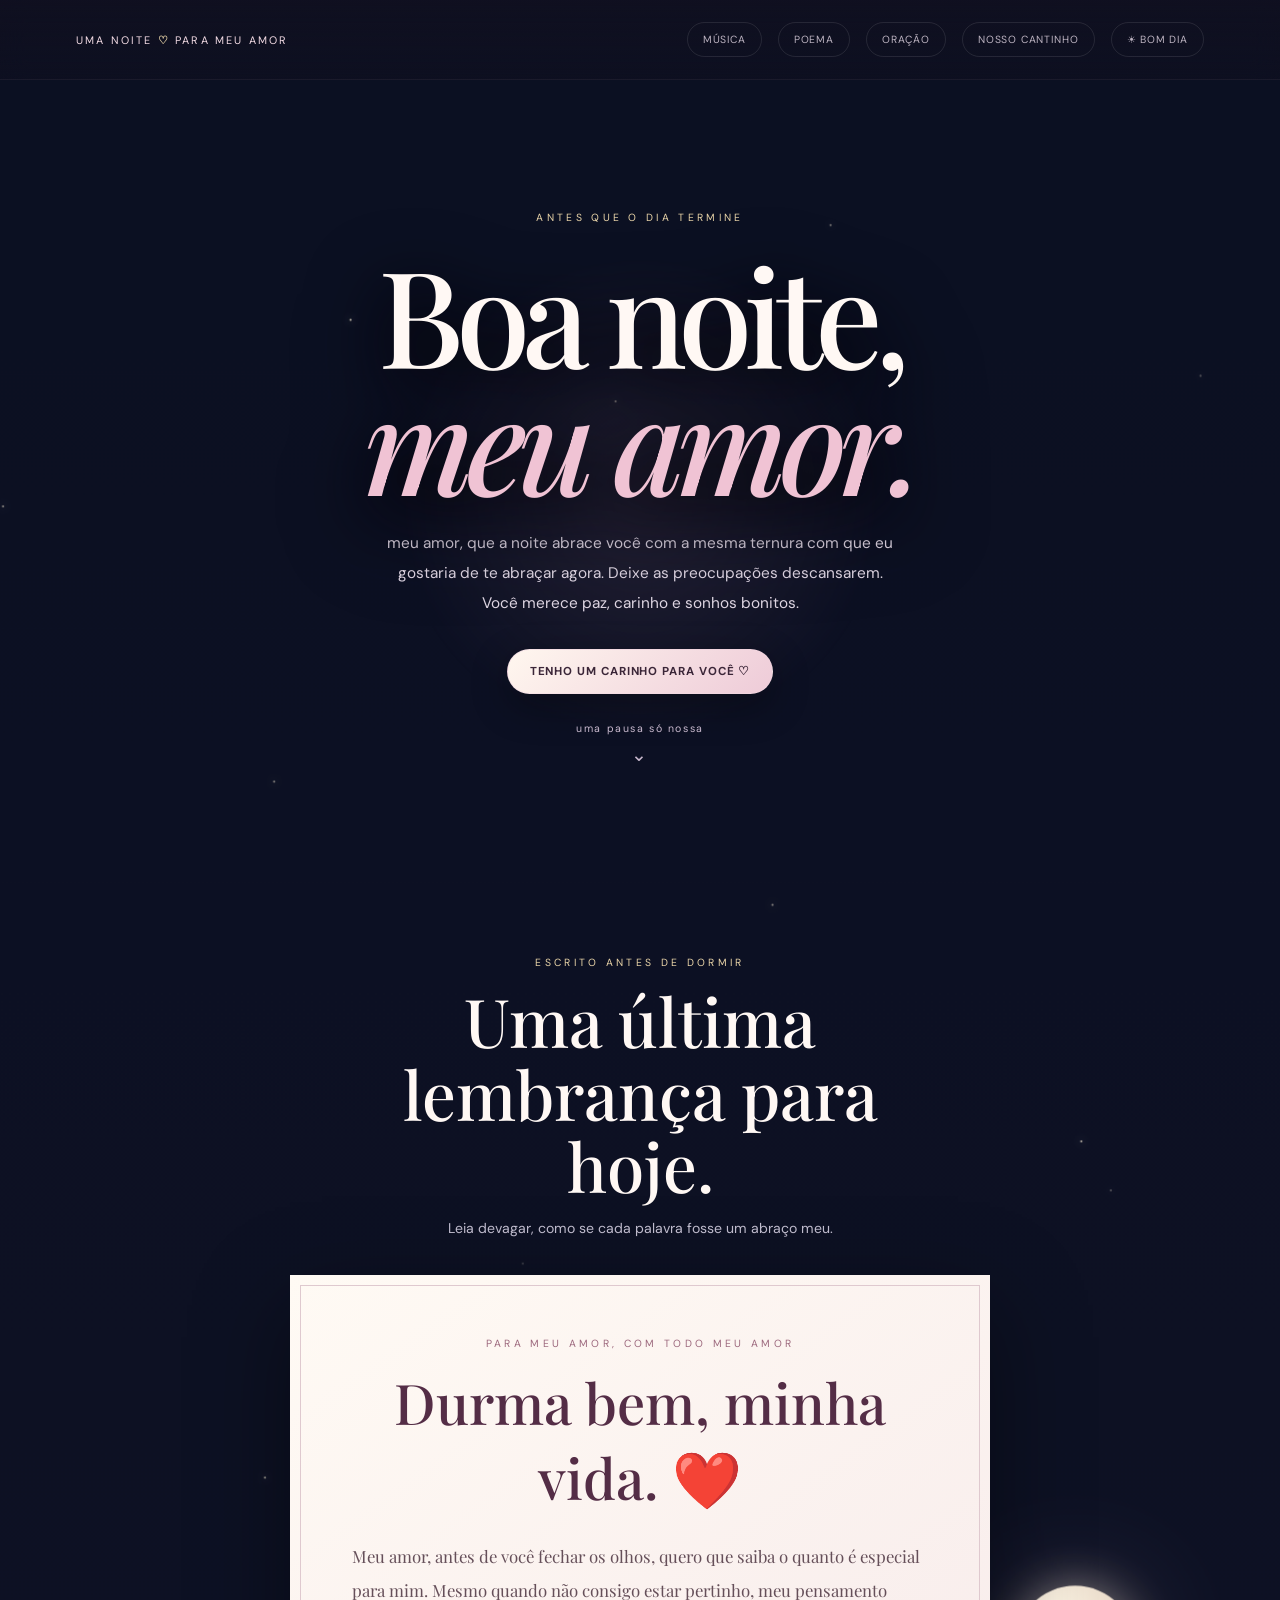
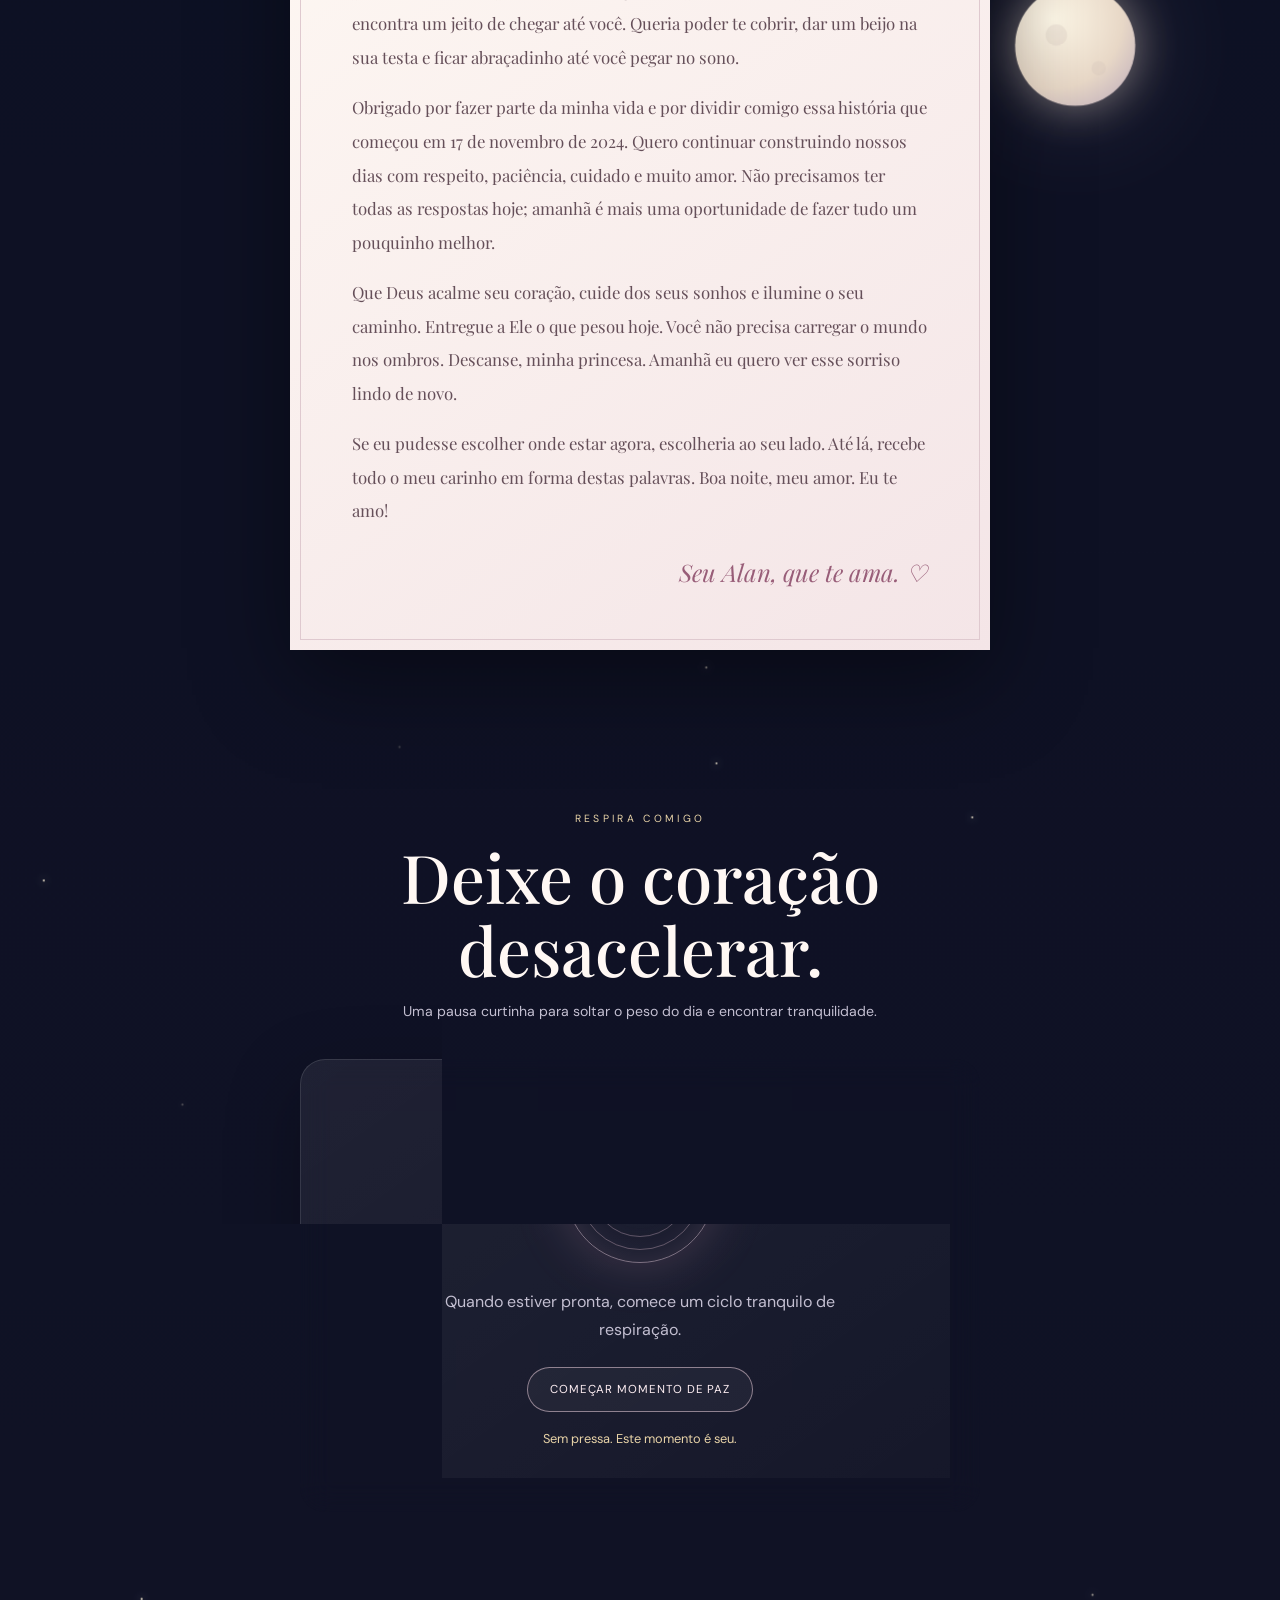
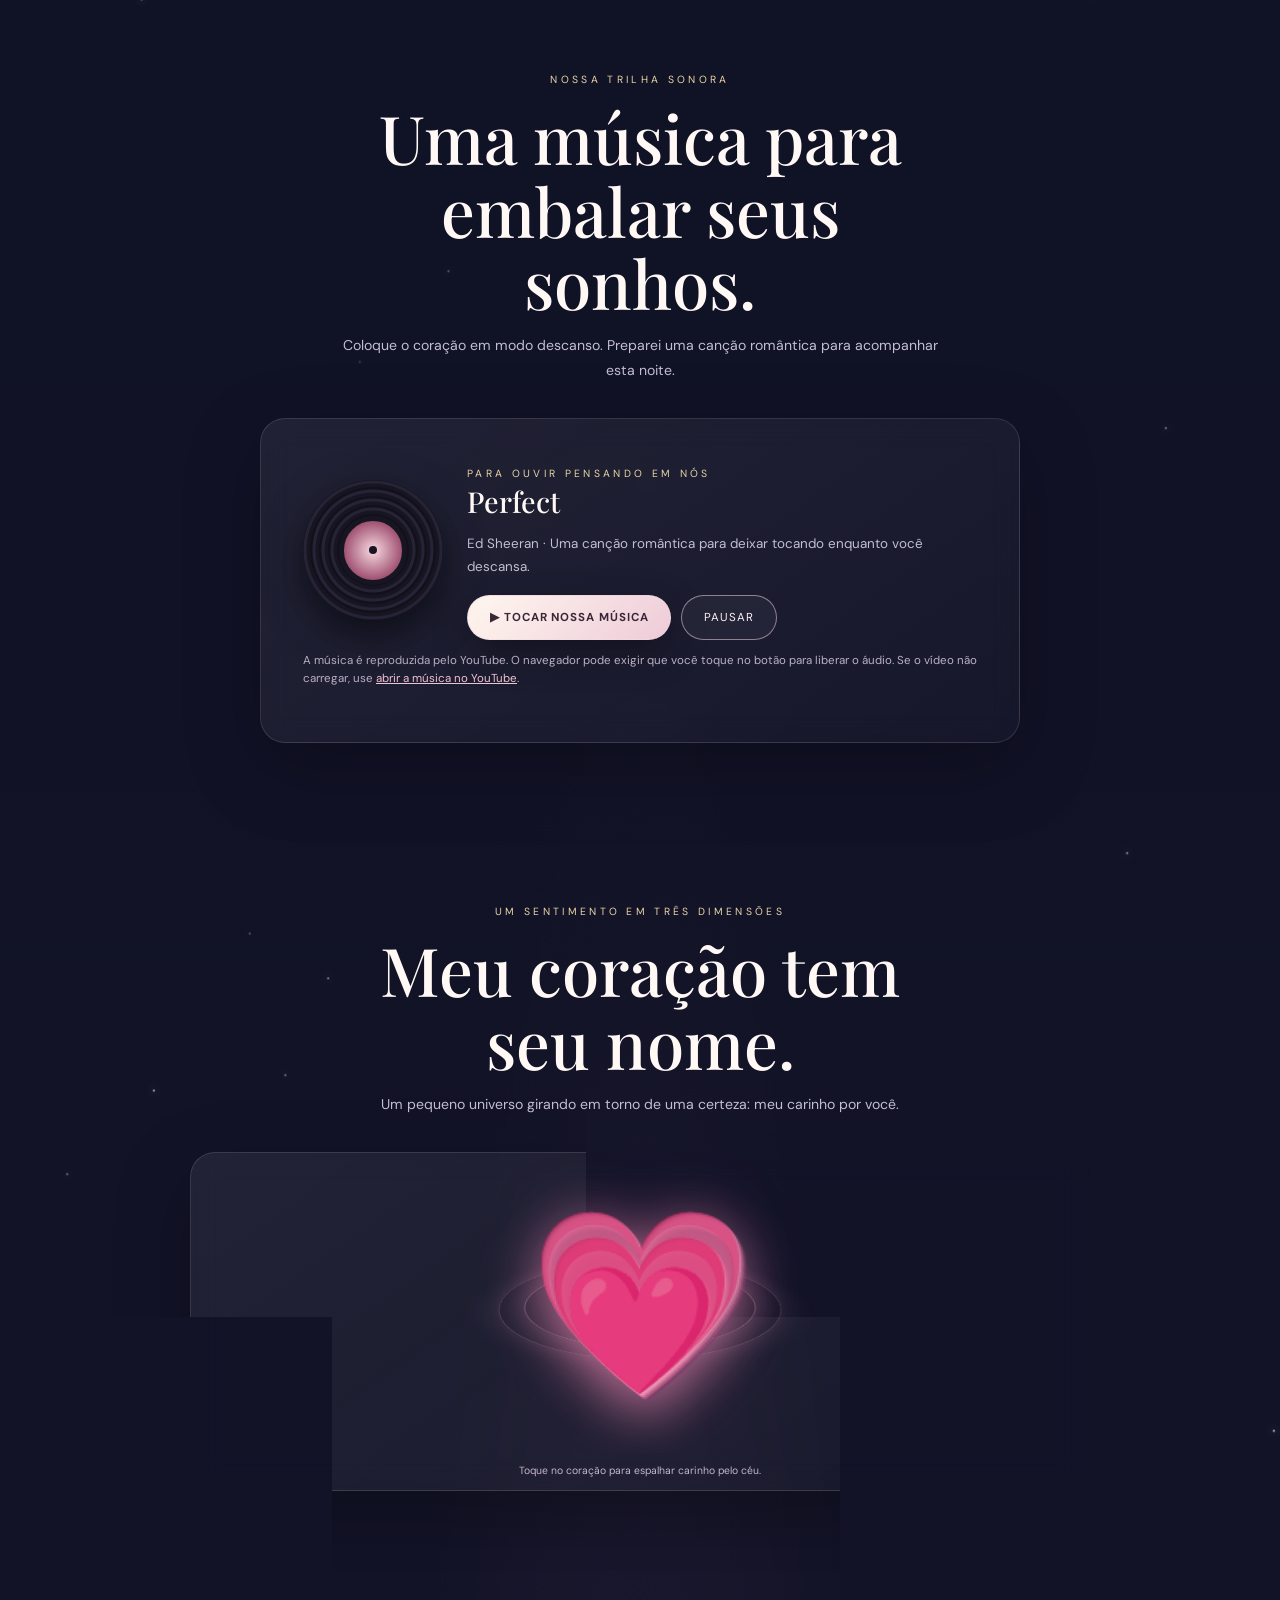
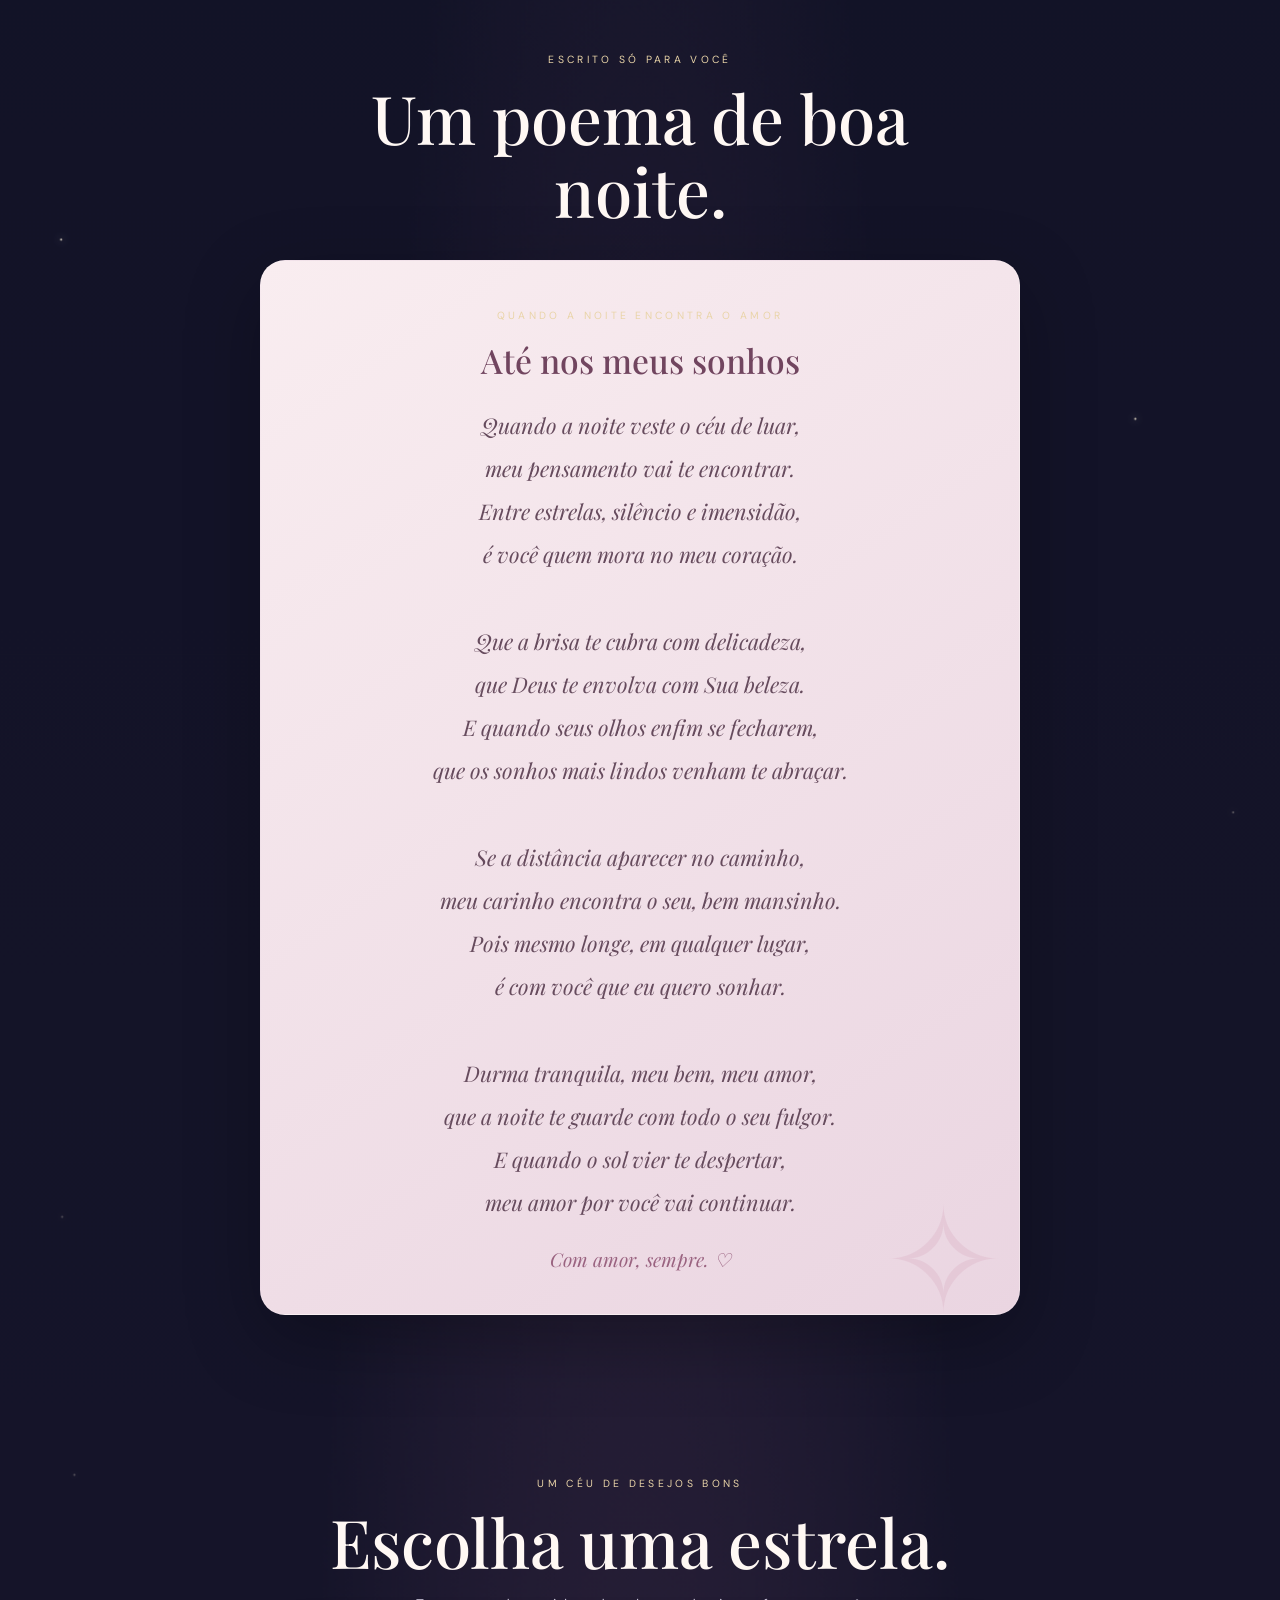
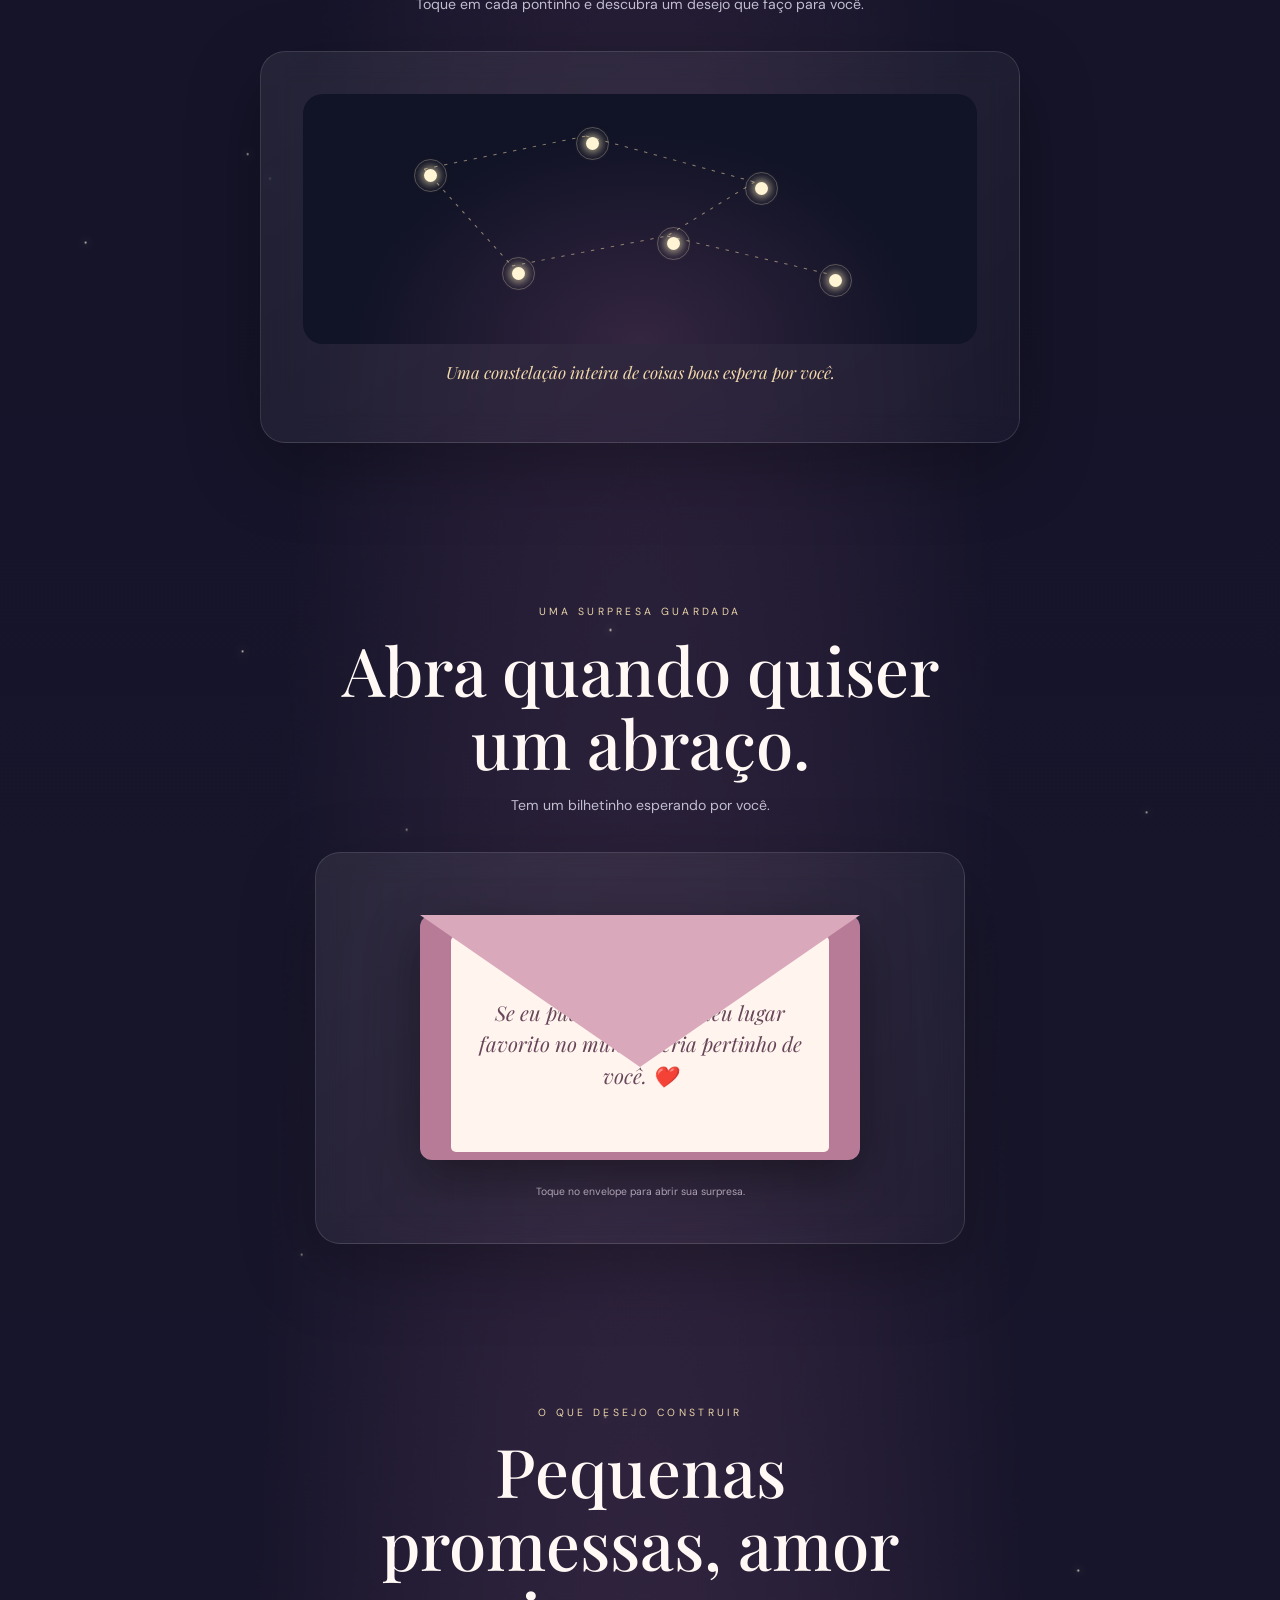
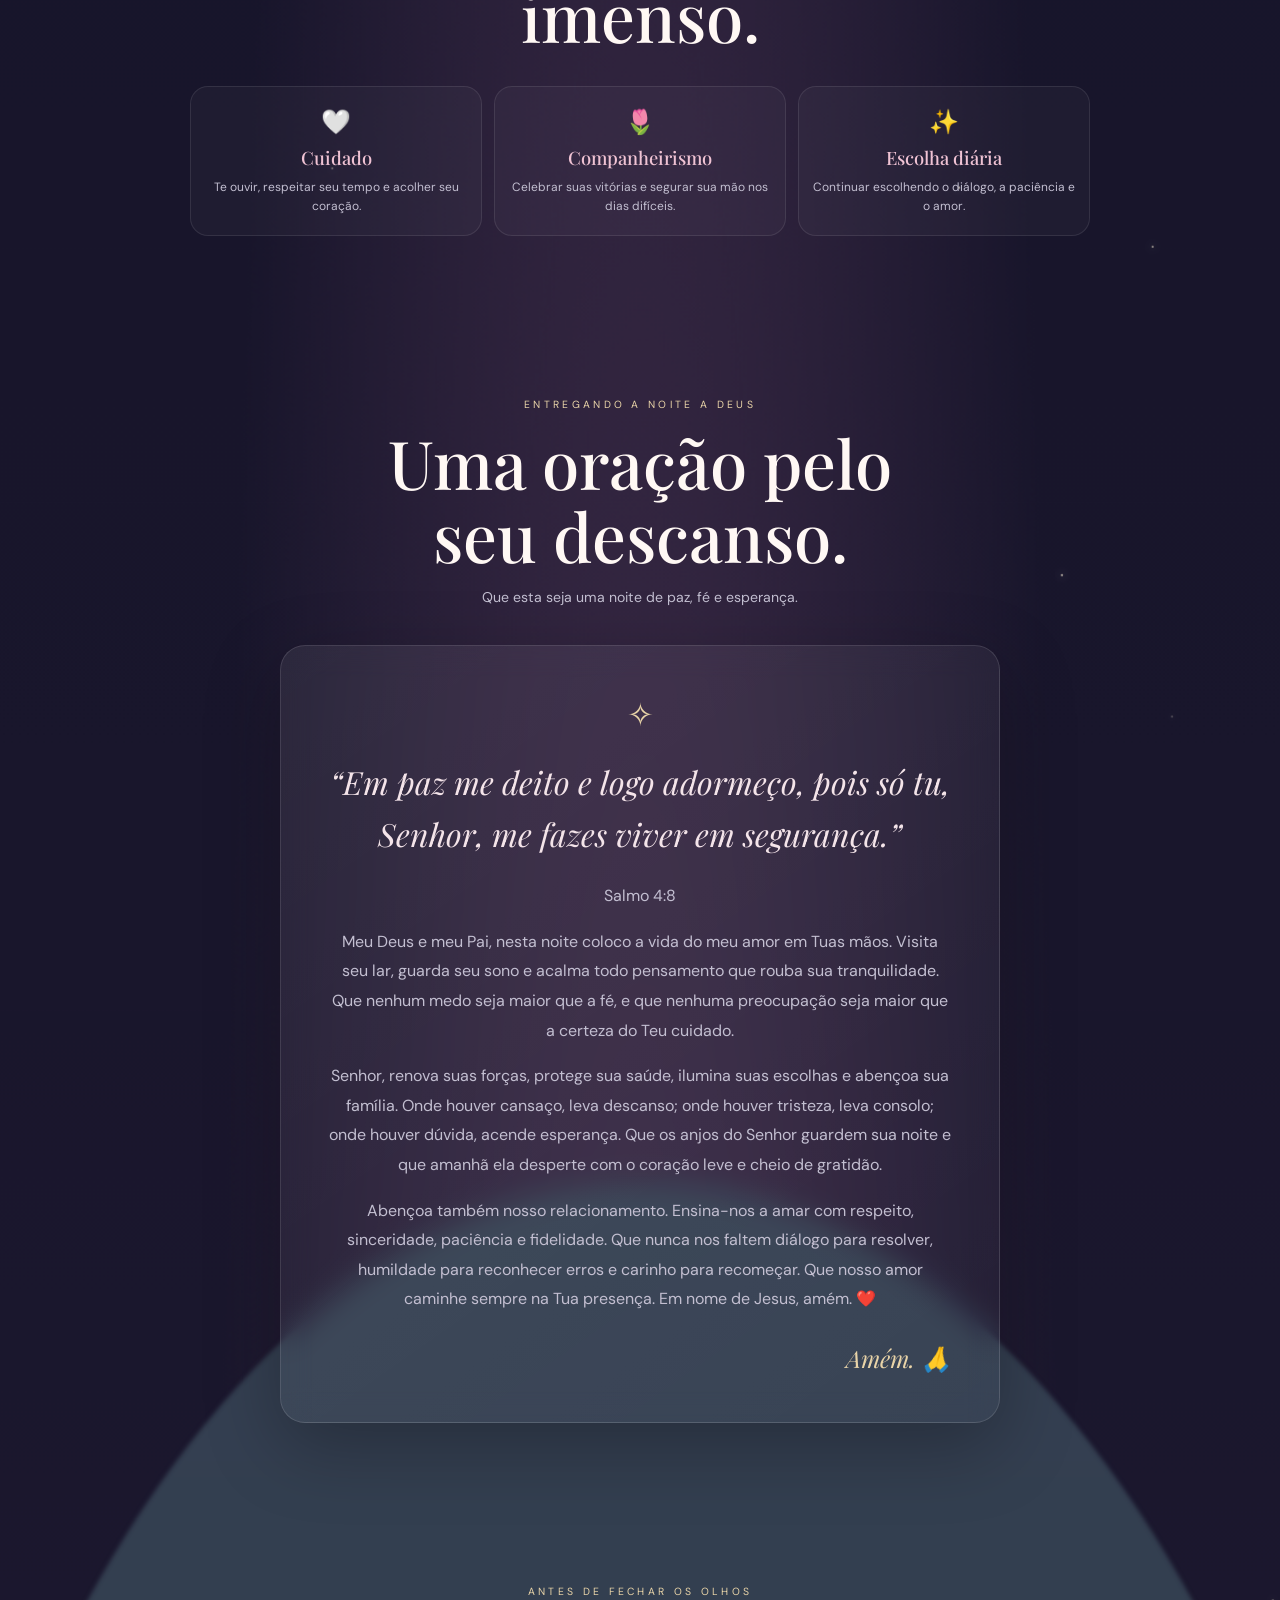
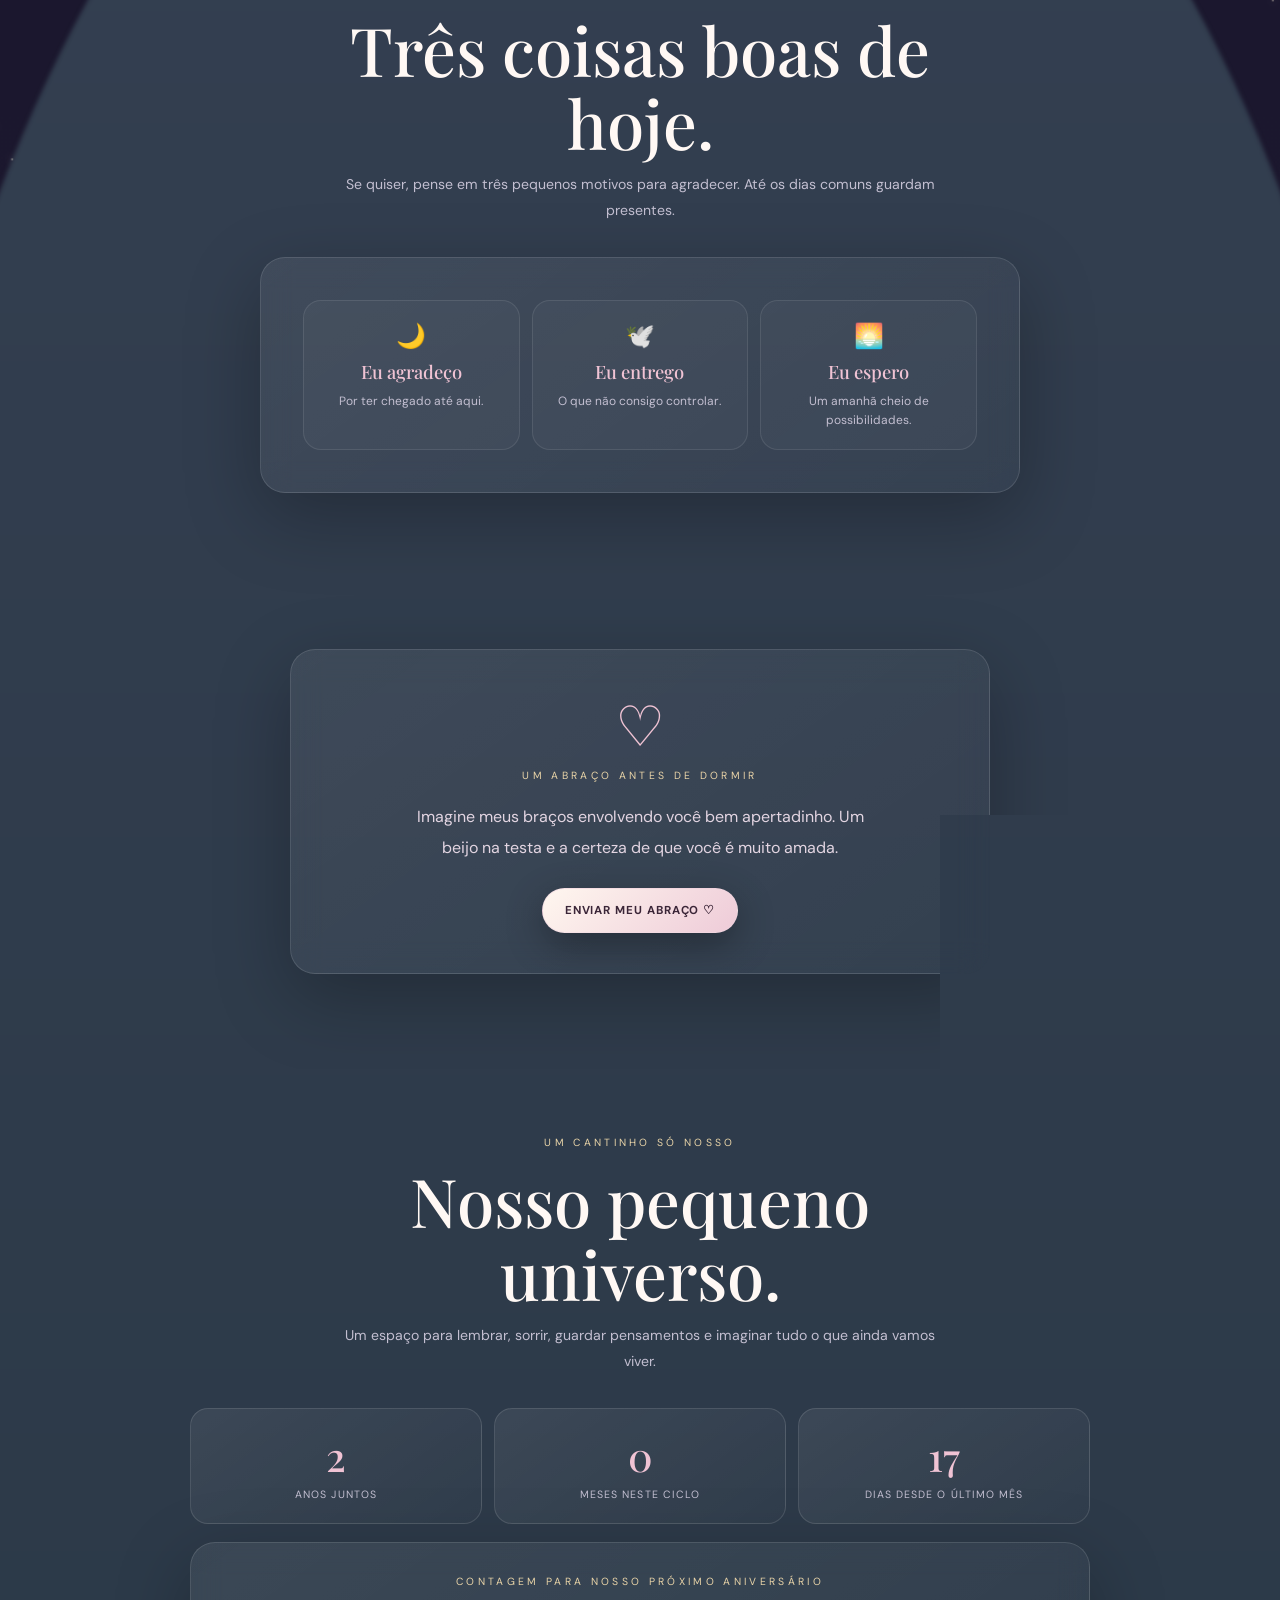
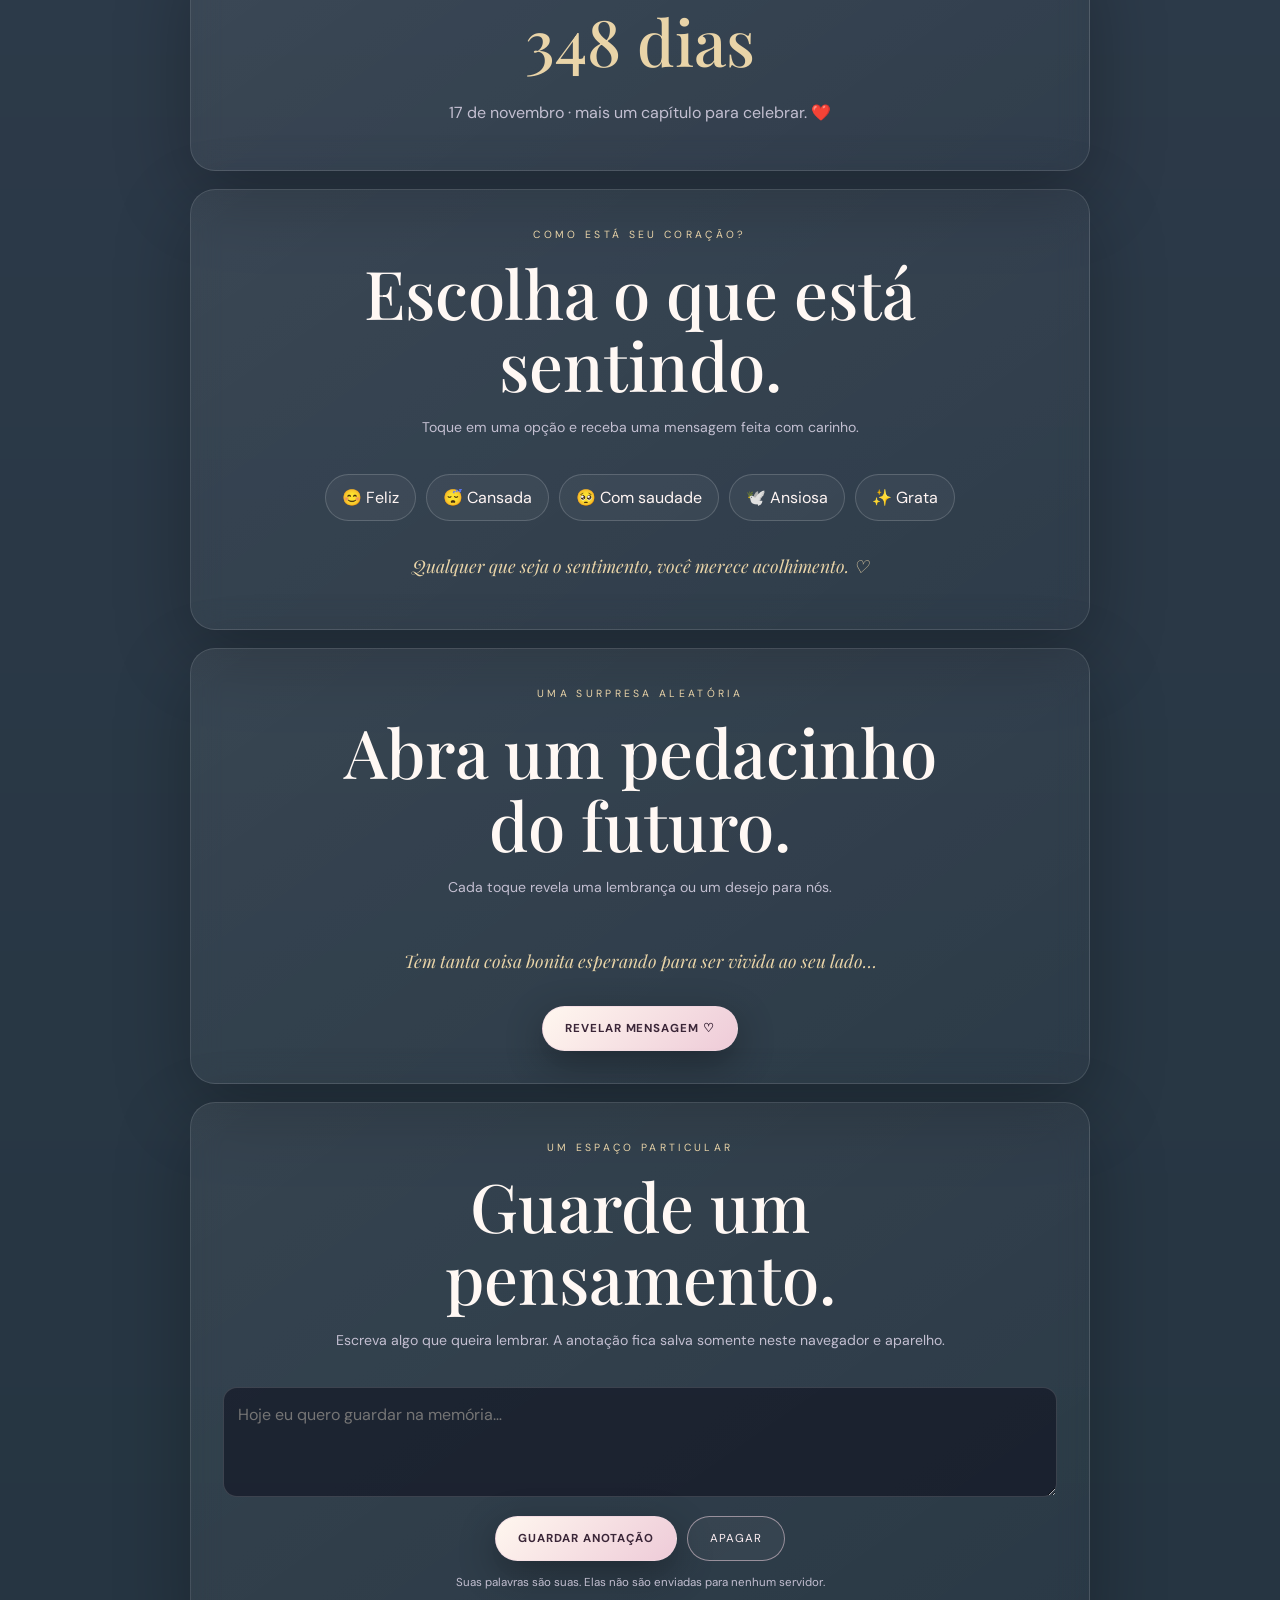
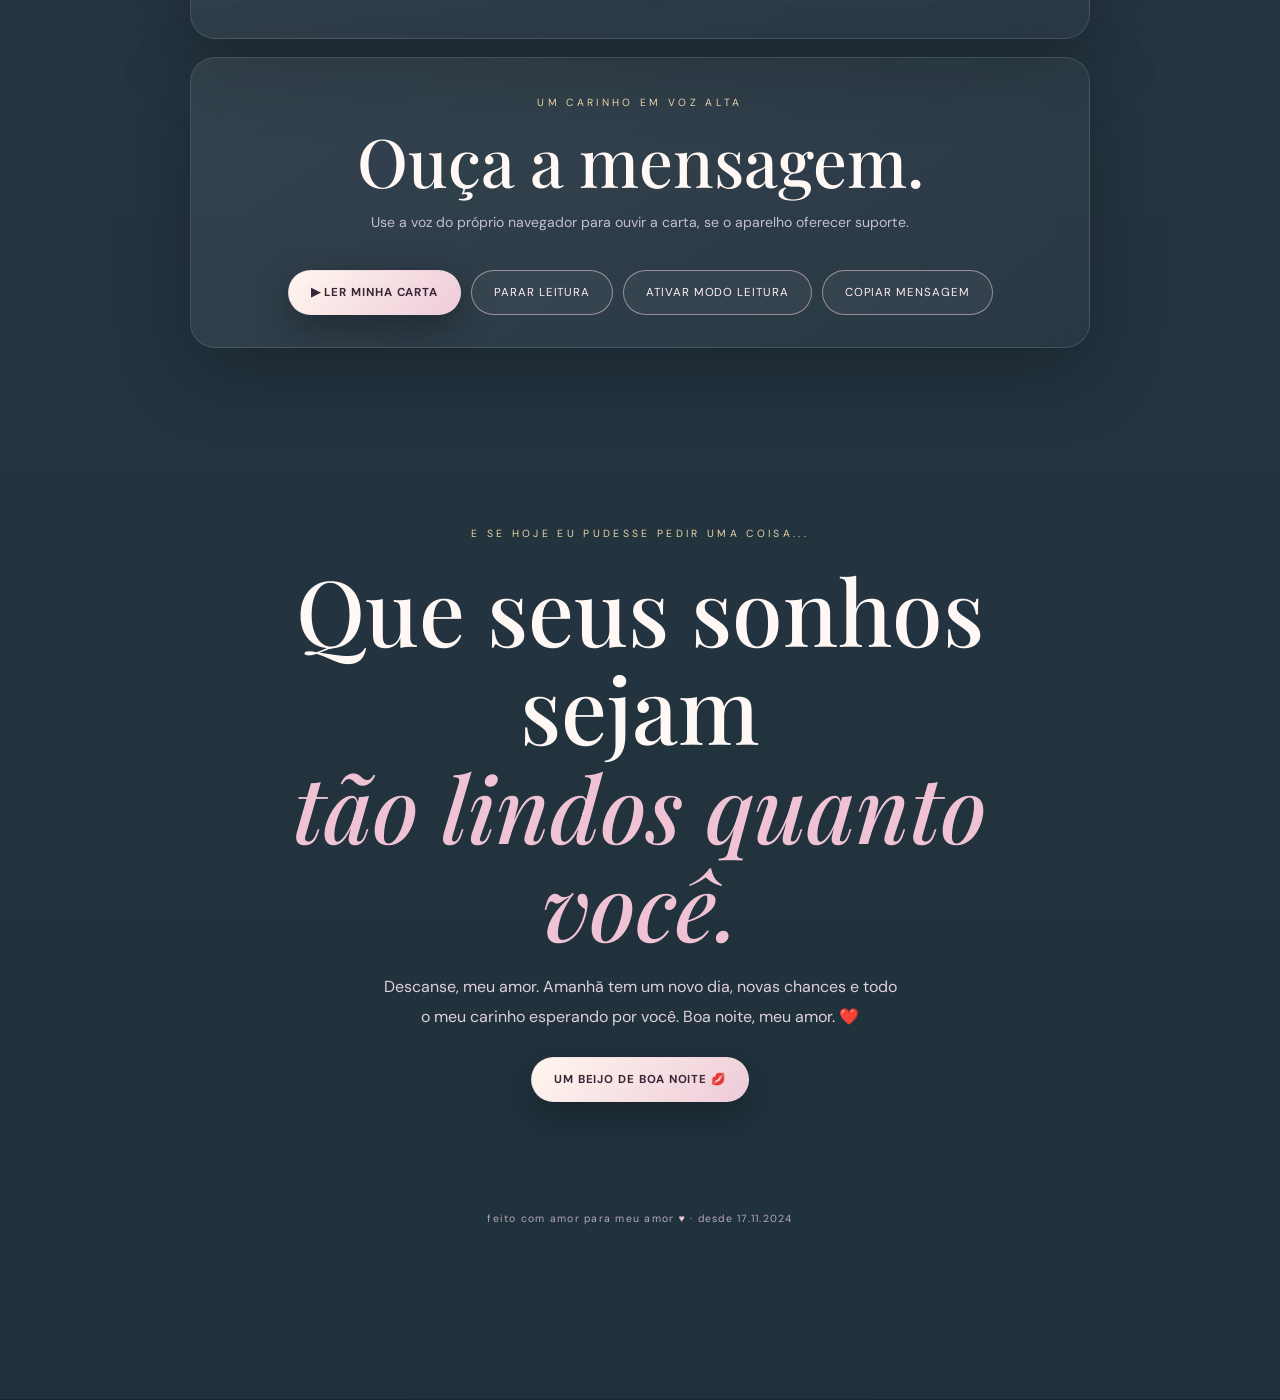
<file: boa-noite.html>
<!doctype html>
<html lang="pt-BR">
<head>
<meta charset="utf-8"><meta name="viewport" content="width=device-width,initial-scale=1,viewport-fit=cover">
<meta name="theme-color" content="#100f20"><meta name="description" content="Uma experiência romântica de boa noite, música, poesia e oração.">
<link rel="manifest" href="./manifest.json"><link rel="icon" href="./icon.svg" type="image/svg+xml">
<link rel="preconnect" href="https://fonts.googleapis.com"><link rel="preconnect" href="https://fonts.gstatic.com" crossorigin>
<link href="https://fonts.googleapis.com/css2?family=DM+Sans:wght@400;500;600;700&family=Playfair+Display:ital,wght@0,500;0,600;1,500;1,600&display=swap" rel="stylesheet">
<link rel="stylesheet" href="./assets/experience.css"><title>Boa noite, meu amor ♡</title>
<style>
:root{color-scheme:dark;--bg:#100f20;--panel:#1a1930;--pink:#f0c3d4;--gold:#e9d4a8;--muted:#c3bfd1;--line:#ffffff20;--serif:"Playfair Display",Georgia,serif;--sans:"DM Sans",Arial,sans-serif}
*{box-sizing:border-box}html{scroll-behavior:smooth}body{margin:0;background:var(--bg);color:#fff8f4;font-family:var(--sans);overflow-x:hidden}button{font:inherit}.sky{position:fixed;inset:0;z-index:-2;overflow:hidden;background:radial-gradient(ellipse at 50% 85%,#45304e 0%,transparent 48%),linear-gradient(180deg,#0b1022,#19162c 62%,#282039)}.sky:after{content:"";position:absolute;inset:65% -10% -15%;background:linear-gradient(#354052,#172b32);border-radius:50% 50% 0 0/20% 20% 0 0;filter:blur(2px)}.stars{position:absolute;inset:0}.star{position:absolute;width:2px;height:2px;border-radius:50%;background:#fff4db;box-shadow:0 0 9px #fff4db;animation:twinkle var(--speed) ease-in-out infinite alternate}.shooting{position:absolute;width:100px;height:1px;background:linear-gradient(90deg,#fff,transparent);transform:rotate(-32deg);opacity:0;animation:shoot 8s linear infinite}.shooting:nth-child(2){top:20%;left:75%;animation-delay:3s}.shooting:nth-child(3){top:42%;left:18%;animation-delay:6s}.moon{position:absolute;right:12%;top:12%;width:clamp(72px,12vw,118px);aspect-ratio:1;border-radius:50%;background:radial-gradient(circle at 32% 28%,#fff9e9,#e8d8c7 58%,#b8a6b9);box-shadow:0 0 45px #f8e7d477,0 0 130px #f4d9e233;cursor:pointer;transition:transform .7s}.moon:hover{transform:scale(1.06) rotate(8deg)}.moon:before,.moon:after{content:"";position:absolute;border-radius:50%;background:#d0c0b7;opacity:.25}.moon:before{width:18%;height:18%;left:25%;top:32%}.moon:after{width:12%;height:12%;right:25%;bottom:25%}
header{position:relative;z-index:3;display:flex;justify-content:space-between;align-items:center;padding:22px clamp(18px,6vw,76px)}.brand{font-size:.68rem;letter-spacing:.2em;text-transform:uppercase;color:#f4dce5}.brand b{color:var(--gold)}header a{color:#eadce8;text-decoration:none;font-size:.75rem;border:1px solid var(--line);padding:10px 15px;border-radius:99px}
main{width:min(100% - 36px,900px);margin:auto}.hero{min-height:94svh;display:grid;place-items:center;text-align:center;padding:90px 0 70px}.hero-inner{max-width:760px}.eyebrow{font-size:.65rem;letter-spacing:.32em;text-transform:uppercase;color:var(--gold)}h1{font:500 clamp(3.5rem,11vw,8.4rem)/.94 var(--serif);letter-spacing:-.06em;margin:25px 0;text-shadow:0 12px 55px #0008}h1 em{display:block;color:var(--pink);font-weight:500}.intro{max-width:510px;margin:0 auto 30px;color:#e0d7e4;font-size:.96rem;line-height:1.95}.primary,.secondary{border:1px solid #f1d5df88;border-radius:99px;padding:14px 22px;cursor:pointer;font-size:.72rem;letter-spacing:.08em;text-transform:uppercase;transition:.25s}.primary{background:linear-gradient(135deg,#fff7ef,#eecbd8);color:#3b2638;font-weight:700;box-shadow:0 12px 38px #0005}.secondary{background:#ffffff0b;color:#fff0f4}.primary:hover,.secondary:hover{transform:translateY(-3px)}.scroll{margin-top:28px;color:#c9b9ce;font-size:.66rem;letter-spacing:.15em}.scroll span{display:block;font-size:1.2rem;margin-top:7px;animation:bob 1.6s infinite}
section{padding:78px 0}.heading{text-align:center;max-width:620px;margin:0 auto 34px}.heading h2{font:500 clamp(2.3rem,6vw,4.2rem)/1.08 var(--serif);margin:13px 0}.heading p{color:var(--muted);line-height:1.8;font-size:.88rem}.glass{background:linear-gradient(145deg,#ffffff12,#ffffff06);border:1px solid var(--line);border-radius:25px;box-shadow:0 24px 75px #0004;backdrop-filter:blur(15px)}
.letter{max-width:700px;margin:auto;padding:clamp(28px,7vw,62px);background:linear-gradient(145deg,#fffaf4,#f4e5e7);color:#493441;position:relative;box-shadow:0 30px 90px #0006}.letter:before{content:"";position:absolute;inset:10px;border:1px solid #dfc9cf;pointer-events:none}.letter .eyebrow{color:#9c687d;text-align:center}.letter h2{text-align:center;font:500 clamp(2rem,5vw,3.5rem) var(--serif);color:#542d46;margin:14px 0 26px}.letter p{font:1.05rem/2 var(--serif);color:#654f59}.sign{text-align:right;color:#985d78;font:italic 1.5rem var(--serif);margin-top:28px}
.breathe{max-width:680px;margin:auto;padding:38px 24px;text-align:center}.orb{width:150px;height:150px;border:1px solid #f2d5e477;border-radius:50%;margin:15px auto 25px;display:grid;place-items:center;box-shadow:0 0 55px #e9a9c533,inset 0 0 35px #e9a9c322;position:relative}.orb:before,.orb:after{content:"";position:absolute;inset:12px;border:1px solid #eac7d655;border-radius:50%;animation:breathe 8s ease-in-out infinite}.orb:after{inset:25px;animation-delay:1s}.orb span{font:italic 1.1rem var(--serif);color:#f6dce6;z-index:1}.breathe p{color:var(--muted);line-height:1.8;max-width:450px;margin:0 auto 22px}.breathe-status{min-height:24px;color:var(--gold);font-size:.8rem;margin:18px 0}
.prayer{max-width:720px;margin:auto;padding:clamp(28px,6vw,48px);text-align:center}.prayer .symbol{font-size:2rem;color:var(--gold)}.prayer blockquote{font:italic clamp(1.3rem,3vw,2rem)/1.65 var(--serif);color:#f4e4e9;margin:20px auto}.prayer p{color:var(--muted);line-height:1.85}
.message{text-align:center;max-width:700px;margin:auto;padding:40px 25px}.message .heart{font-size:3.5rem;color:var(--pink);display:block;animation:pulse 1.8s infinite}.message p{color:#e3d5e2;line-height:1.9;max-width:480px;margin:18px auto 25px}
.final{text-align:center;padding:95px 0 85px}.final h2{font:500 clamp(2.8rem,8vw,5.7rem)/1.08 var(--serif);margin:18px 0}.final h2 em{color:var(--pink)}.final p{max-width:520px;margin:0 auto 25px;color:#ded0df;line-height:1.9}footer{text-align:center;padding:25px 15px 40px;color:#b8a7bc;font-size:.65rem;letter-spacing:.12em}
.toast{position:fixed;z-index:9;bottom:22px;left:50%;transform:translate(-50%,20px);opacity:0;background:#fff5f0;color:#512b40;padding:13px 19px;border-radius:99px;font-size:.78rem;transition:.3s;pointer-events:none;max-width:90%;text-align:center}.toast.show{opacity:1;transform:translate(-50%,0)}.petal{position:fixed;z-index:4;top:-30px;pointer-events:none;color:#f1c4d4;animation:fall var(--dur) linear forwards}
.reveal{opacity:0;transform:translateY(24px);transition:.8s}.reveal.visible{opacity:1;transform:none}
@keyframes twinkle{to{opacity:.15;transform:scale(.55)}}@keyframes shoot{0%,72%{opacity:0;transform:translate(0,0) rotate(-32deg)}75%{opacity:1}88%{opacity:0;transform:translate(-180px,110px) rotate(-32deg)}100%{opacity:0}}@keyframes breathe{0%,100%{transform:scale(.82);opacity:.5}50%{transform:scale(1.16);opacity:1}}@keyframes bob{50%{transform:translateY(5px)}}@keyframes pulse{0%,100%{transform:scale(1)}15%{transform:scale(1.14)}30%{transform:scale(1)}}@keyframes fall{to{transform:translate(var(--drift),105vh) rotate(480deg);opacity:0}}
@media(max-width:600px){header{padding:16px}.brand{font-size:.55rem}.hero{min-height:90svh}.moon{right:8%;top:13%}section{padding:62px 0}.letter p{font-size:1rem}.orb{width:132px;height:132px}}
@media(prefers-reduced-motion:reduce){*,*:before,*:after{animation-duration:.01ms!important;animation-iteration-count:1!important;scroll-behavior:auto!important;transition-duration:.01ms!important}}

/* Edição especial: experiência imersiva 3D */
html{scroll-padding-top:78px}body{perspective:1200px}.sky{transform:translateZ(-1px) scale(1.02)}
header{position:sticky;top:0;background:linear-gradient(#101020e8,#10102088);backdrop-filter:blur(14px);border-bottom:1px solid #ffffff0c}
nav.night-nav{display:flex;gap:16px;align-items:center}nav.night-nav a{font-size:.65rem;letter-spacing:.08em;text-decoration:none;color:#e8dce9;opacity:.8}nav.night-nav a:hover{opacity:1;color:var(--gold)}
.hero{min-height:88svh;position:relative;isolation:isolate}.hero-inner{position:relative;z-index:1}
.hero h1{filter:drop-shadow(0 20px 35px #080713)}.hero-inner:before{content:"";position:absolute;z-index:-1;width:min(75vw,520px);aspect-ratio:1;left:50%;top:50%;transform:translate(-50%,-48%);border-radius:50%;background:radial-gradient(circle,#e6a9c51c,transparent 68%);filter:blur(5px)}
.music-card,.poem-card,.promise-card,.universe-card{max-width:760px;margin:auto;padding:clamp(24px,5vw,42px)}
.music-stage{display:grid;grid-template-columns:140px 1fr;gap:24px;align-items:center;text-align:left}.vinyl{width:140px;aspect-ratio:1;border-radius:50%;background:repeating-radial-gradient(circle at center,#171522 0 3px,#272337 4px 6px,#11101b 7px 9px);display:grid;place-items:center;box-shadow:0 15px 40px #0008;animation:spin 8s linear infinite paused;position:relative}.vinyl.playing{animation-play-state:running}.vinyl:before{content:"";width:42%;aspect-ratio:1;border-radius:50%;background:radial-gradient(circle,#f7d9e1,#a75c7a 65%,#4b2947);border:5px solid #171522}.vinyl:after{content:"";position:absolute;width:8px;aspect-ratio:1;border-radius:50%;background:#171522}
.music-meta h3{font:500 1.8rem var(--serif);margin:0 0 8px}.music-meta p{color:var(--muted);line-height:1.7;font-size:.84rem}.music-actions{display:flex;flex-wrap:wrap;gap:10px;margin-top:16px}.music-frame{width:100%;aspect-ratio:16/9;border:0;border-radius:16px;margin-top:22px;background:#080812}.music-note{font-size:.72rem;color:#bdb0c5;line-height:1.6;margin-top:12px}
.heart-stage{height:300px;display:grid;place-items:center;perspective:900px;overflow:hidden;position:relative}.heart-3d{font-size:clamp(100px,24vw,180px);line-height:1;transform-style:preserve-3d;filter:drop-shadow(0 20px 25px #f28ab477);animation:heartFloat 4s ease-in-out infinite;cursor:pointer;user-select:none;text-shadow:1px 1px #f7b3cc,3px 3px #dc83a6,5px 5px #b75b85,7px 7px #7b3e69,0 0 55px #ff8ebd88;transition:transform .2s}.heart-3d:active{transform:rotateY(25deg) scale(1.2)}
.heart-ring{position:absolute;width:230px;height:230px;border:1px solid #f0c3d455;border-radius:50%;transform:rotateX(70deg);box-shadow:0 0 35px #eeb6d322}.heart-ring.r2{width:280px;height:280px;transform:rotateX(70deg) rotateZ(55deg);border-color:#e9d4a833}
.poem-card{background:linear-gradient(145deg,#f9edf0,#ead5e1);color:#51364a;text-align:center;position:relative;overflow:hidden}.poem-card:after{content:"✧";position:absolute;font-size:9rem;right:15px;bottom:-42px;color:#d5a6bc44}.poem-card h3{font:500 2.1rem var(--serif);margin:14px 0;color:#71455f}.poem-card p{font:italic clamp(1.05rem,2.8vw,1.35rem)/2 var(--serif);white-space:pre-line;color:#664b5d;position:relative;z-index:1}.poem-card .poem-sign{font:italic 1.2rem var(--serif);color:#9a6380;margin-top:22px}
.constellation{height:250px;position:relative;overflow:hidden;border-radius:20px;background:radial-gradient(ellipse at 50% 100%,#6a416a66,transparent 60%),#111326}.constellation button{position:absolute;width:13px;height:13px;border:0;border-radius:50%;background:#fff4d4;box-shadow:0 0 8px 3px #fff2bd99;cursor:pointer;transition:.25s}.constellation button:hover{transform:scale(1.8)}.constellation button:after{content:"";position:absolute;inset:-10px;border:1px solid #fff3c544;border-radius:50%}.constellation .c1{left:18%;top:30%}.constellation .c2{left:42%;top:17%}.constellation .c3{left:67%;top:35%}.constellation .c4{left:31%;top:69%}.constellation .c5{left:78%;top:72%}.constellation .c6{left:54%;top:57%}.constellation svg{position:absolute;inset:0;width:100%;height:100%;pointer-events:none}.constellation line{stroke:#f2d9aa88;stroke-width:1;stroke-dasharray:3 6}
.star-message{min-height:54px;text-align:center;color:#f2d9aa;font:italic 1.05rem var(--serif);padding:17px 5px}
.envelope-wrap{max-width:650px;margin:auto;text-align:center}.envelope{width:min(100%,420px);height:245px;margin:25px auto;position:relative;perspective:1000px;cursor:pointer;filter:drop-shadow(0 22px 30px #0007)}.envelope-back{position:absolute;inset:0;background:#b77b98;border-radius:12px}.envelope-paper{position:absolute;left:8%;right:8%;bottom:12px;height:84%;background:#fff5ee;color:#68465a;border-radius:5px;padding:22px 18px;font:italic 1.2rem/1.7 var(--serif);transition:transform .8s;display:grid;place-items:center}.envelope-flap{position:absolute;inset:0;background:#d9a8bb;clip-path:polygon(0 0,100% 0,50% 62%);transform-origin:top;transition:transform .8s;z-index:2}.envelope-front{position:absolute;inset:0;background:linear-gradient(145deg,#d49bb4,#a66d91);clip-path:polygon(0 0,50% 55%,100% 0,100% 100%,0 100%);z-index:3;border-radius:10px}.envelope.open .envelope-flap{transform:rotateX(180deg);z-index:0}.envelope.open .envelope-paper{transform:translateY(-92px)}
.promise-grid{display:grid;grid-template-columns:repeat(3,1fr);gap:12px}.promise{padding:19px 13px;text-align:center;border:1px solid #ffffff18;border-radius:18px;background:#ffffff08}.promise b{display:block;color:var(--pink);font:500 1.15rem var(--serif);margin:8px}.promise span{font-size:1.5rem}.promise p{font-size:.75rem;line-height:1.6;color:var(--muted);margin:0}
.action-row{display:flex;justify-content:center;gap:10px;flex-wrap:wrap}.tiny{font-size:.65rem;color:#c4b7ca;line-height:1.6;text-align:center}
@keyframes spin{to{transform:rotate(360deg)}}@keyframes heartFloat{0%,100%{transform:translateY(5px) rotateY(-12deg) rotateX(7deg)}50%{transform:translateY(-13px) rotateY(12deg) rotateX(-5deg)}}
@media(max-width:600px){nav.night-nav{gap:9px}nav.night-nav a{font-size:.55rem}.music-stage{grid-template-columns:90px 1fr;gap:15px}.vinyl{width:90px}.heart-stage{height:240px}.promise-grid{grid-template-columns:1fr}.envelope{height:210px}}
@media(prefers-reduced-motion:reduce){.heart-3d,.vinyl{animation:none!important}}


/* Revisão mobile: navegação e envelope */
html{scroll-padding-top:88px}
body{min-width:320px}
header{gap:14px;min-width:0}
.brand{flex:0 0 auto}
nav.night-nav{min-width:0;max-width:100%;overflow-x:auto;overscroll-behavior-x:contain;scrollbar-width:none;white-space:nowrap}
nav.night-nav::-webkit-scrollbar{display:none}
nav.night-nav a{flex:0 0 auto}
.envelope-wrap{width:100%;padding:clamp(18px,5vw,32px)!important;overflow:visible}
.envelope{width:min(100%,440px);height:clamp(190px,52vw,245px);margin:30px auto 24px;filter:drop-shadow(0 18px 26px #0006);touch-action:manipulation;isolation:isolate}
.envelope-back{z-index:0}
.envelope-paper{z-index:1;left:7%;right:7%;bottom:8px;height:88%;padding:clamp(14px,4vw,24px);font-size:clamp(1rem,4vw,1.28rem);line-height:1.55;overflow-wrap:anywhere;transition:transform .75s cubic-bezier(.2,.75,.25,1)}
.envelope-flap{z-index:4;backface-visibility:hidden;-webkit-backface-visibility:hidden;transform-origin:top center;will-change:transform}
.envelope-front{z-index:3;backface-visibility:hidden;-webkit-backface-visibility:hidden;transition:opacity .35s ease,transform .65s ease}
.envelope.open .envelope-flap{transform:rotateX(180deg);z-index:0}
.envelope.open .envelope-paper{transform:translateY(-58%);z-index:2}
.envelope.open .envelope-front{transform:translateY(18%);opacity:.18;z-index:1}
.envelope:focus-visible,.heart-3d:focus-visible,.constellation button:focus-visible{outline:3px solid var(--gold);outline-offset:6px}
@media(max-width:600px){
 header{align-items:flex-start;padding:14px 12px;gap:10px}
 .brand{max-width:95px;line-height:1.5;letter-spacing:.14em}
 nav.night-nav{gap:7px;padding:2px 0 8px}
 nav.night-nav a{font-size:.56rem;padding:9px 11px}
 .hero{min-height:82svh;padding-top:72px}
 .envelope{height:clamp(190px,58vw,225px);width:100%}
 .envelope.open .envelope-paper{transform:translateY(-52%)}
 .envelope-wrap .tiny{max-width:100%;padding:0 4px}
}
@media(max-width:370px){header{flex-wrap:wrap}nav.night-nav{width:100%;justify-content:flex-start}.envelope-paper{font-size:.98rem}}
@media(prefers-reduced-motion:reduce){.envelope-paper,.envelope-flap,.envelope-front{transition:none!important}}


/* Correção definitiva do bilhete: a carta sai do envelope sem ficar atrás das abas */
.envelope{overflow:visible}
.envelope.open{margin-top:190px!important}
.envelope.open .envelope-paper{
 position:absolute;left:4%;right:4%;bottom:calc(100% + 14px);height:auto;min-height:150px;
 padding:22px 20px;display:flex;align-items:center;justify-content:center;text-align:center;
 transform:none!important;z-index:10;font-size:clamp(1.05rem,4.2vw,1.3rem);
 line-height:1.65;box-shadow:0 16px 35px #0005;border:1px solid #d9a8bb;
}
.envelope.open .envelope-flap{opacity:0!important;visibility:hidden;transform:rotateX(180deg);z-index:0}
.envelope.open .envelope-front{opacity:1;transform:none;z-index:3}
.envelope.open .envelope-back{z-index:1}
.envelope.open .envelope-paper::after{content:"♡";display:block;color:#bd7899;font-size:1.3rem;margin-left:8px}
@media(max-width:600px){
 .envelope.open{margin-top:180px!important}
 .envelope.open .envelope-paper{left:3%;right:3%;bottom:calc(100% + 12px);min-height:145px;padding:18px 15px;font-size:1.05rem}
}

</style>
</head>
<body>
<div class="sky" aria-hidden="true"><div class="stars" id="stars"></div><i class="shooting"></i><i class="shooting"></i><div class="moon" id="moon" title="Toque na lua para fazer um pedido"></div></div>
<header><div class="brand">uma noite <b>♡</b> para meu amor</div><nav class="night-nav"><a href="#musica">MÚSICA</a><a href="#poema">POEMA</a><a href="#oracao">ORAÇÃO</a><a href="#nosso-universo">NOSSO CANTINHO</a><a href="./index.html">☀ BOM DIA</a></nav></header>
<main>
<section class="hero"><div class="hero-inner"><span class="eyebrow">antes que o dia termine</span><h1>Boa noite,<em>meu amor.</em></h1><p class="intro">meu amor, que a noite abrace você com a mesma ternura com que eu gostaria de te abraçar agora. Deixe as preocupações descansarem. Você merece paz, carinho e sonhos bonitos.</p><button class="primary" id="openLetter">Tenho um carinho para você ♡</button><div class="scroll">uma pausa só nossa<span>⌄</span></div></div></section>
<section class="reveal" id="carta"><div class="heading"><span class="eyebrow">escrito antes de dormir</span><h2>Uma última lembrança para hoje.</h2><p>Leia devagar, como se cada palavra fosse um abraço meu.</p></div><article class="letter"><div class="eyebrow">para meu amor, com todo meu amor</div><h2>Durma bem, minha vida. ❤️</h2><p>Meu amor, antes de você fechar os olhos, quero que saiba o quanto é especial para mim. Mesmo quando não consigo estar pertinho, meu pensamento encontra um jeito de chegar até você. Queria poder te cobrir, dar um beijo na sua testa e ficar abraçadinho até você pegar no sono.</p><p>Obrigado por fazer parte da minha vida e por dividir comigo essa história que começou em 17 de novembro de 2024. Quero continuar construindo nossos dias com respeito, paciência, cuidado e muito amor. Não precisamos ter todas as respostas hoje; amanhã é mais uma oportunidade de fazer tudo um pouquinho melhor.</p><p>Que Deus acalme seu coração, cuide dos seus sonhos e ilumine o seu caminho. Entregue a Ele o que pesou hoje. Você não precisa carregar o mundo nos ombros. Descanse, minha princesa. Amanhã eu quero ver esse sorriso lindo de novo.</p><p>Se eu pudesse escolher onde estar agora, escolheria ao seu lado. Até lá, recebe todo o meu carinho em forma destas palavras. Boa noite, meu amor. Eu te amo!</p><div class="sign">Seu Alan, que te ama. ♡</div></article></section>
<section class="reveal"><div class="heading"><span class="eyebrow">respira comigo</span><h2>Deixe o coração desacelerar.</h2><p>Uma pausa curtinha para soltar o peso do dia e encontrar tranquilidade.</p></div><div class="breathe glass"><div class="orb" id="breathOrb"><span id="breathText">Paz</span></div><p id="breathInstruction">Quando estiver pronta, comece um ciclo tranquilo de respiração.</p><button class="secondary" id="breathBtn">Começar momento de paz</button><div class="breathe-status" id="breathStatus" aria-live="polite">Sem pressa. Este momento é seu.</div></div></section>
<section class="reveal" id="musica"><div class="heading"><span class="eyebrow">nossa trilha sonora</span><h2>Uma música para embalar seus sonhos.</h2><p>Coloque o coração em modo descanso. Preparei uma canção romântica para acompanhar esta noite.</p></div><div class="music-card glass"><div class="music-stage"><div class="vinyl" id="vinyl"></div><div class="music-meta"><span class="eyebrow">para ouvir pensando em nós</span><h3>Perfect</h3><p>Ed Sheeran · Uma canção romântica para deixar tocando enquanto você descansa.</p><div class="music-actions"><button class="primary" id="playMusic">▶ Tocar nossa música</button><button class="secondary" id="stopMusic">Pausar</button></div></div></div><div id="musicFrameWrap"></div><p class="music-note">A música é reproduzida pelo YouTube. O navegador pode exigir que você toque no botão para liberar o áudio. Se o vídeo não carregar, use <a href="https://www.youtube.com/watch?v=2Vv-BfVoq4g" target="_blank" rel="noopener" style="color:#f0c3d4">abrir a música no YouTube</a>.</p></div></section>
<section class="reveal"><div class="heading"><span class="eyebrow">um sentimento em três dimensões</span><h2>Meu coração tem seu nome.</h2><p>Um pequeno universo girando em torno de uma certeza: meu carinho por você.</p></div><div class="glass"><div class="heart-stage"><div class="heart-ring"></div><div class="heart-ring r2"></div><div class="heart-3d" id="heart3d" role="button" tabindex="0" aria-label="Toque no coração para espalhar carinho">💗</div></div><p class="tiny">Toque no coração para espalhar carinho pelo céu.</p></div></section>
<section class="reveal" id="poema"><div class="heading"><span class="eyebrow">escrito só para você</span><h2>Um poema de boa noite.</h2></div><article class="poem-card glass"><span class="eyebrow">quando a noite encontra o amor</span><h3>Até nos meus sonhos</h3><p>Quando a noite veste o céu de luar,
meu pensamento vai te encontrar.
Entre estrelas, silêncio e imensidão,
é você quem mora no meu coração.

Que a brisa te cubra com delicadeza,
que Deus te envolva com Sua beleza.
E quando seus olhos enfim se fecharem,
que os sonhos mais lindos venham te abraçar.

Se a distância aparecer no caminho,
meu carinho encontra o seu, bem mansinho.
Pois mesmo longe, em qualquer lugar,
é com você que eu quero sonhar.

Durma tranquila, meu bem, meu amor,
que a noite te guarde com todo o seu fulgor.
E quando o sol vier te despertar,
meu amor por você vai continuar.</p><div class="poem-sign">Com amor, sempre. ♡</div></article></section>
<section class="reveal"><div class="heading"><span class="eyebrow">um céu de desejos bons</span><h2>Escolha uma estrela.</h2><p>Toque em cada pontinho e descubra um desejo que faço para você.</p></div><div class="universe-card glass"><div class="constellation"><svg viewBox="0 0 600 250" preserveAspectRatio="none"><line x1="108" y1="75" x2="252" y2="42"/><line x1="252" y1="42" x2="402" y2="88"/><line x1="108" y1="75" x2="186" y2="172"/><line x1="186" y1="172" x2="324" y2="142"/><line x1="324" y1="142" x2="468" y2="180"/><line x1="402" y1="88" x2="324" y2="142"/></svg><button class="c1" data-wish="Que Deus proteja cada passo seu. ✨" aria-label="Estrela um"></button><button class="c2" data-wish="Que nunca faltem motivos para sorrir. 🌷" aria-label="Estrela dois"></button><button class="c3" data-wish="Que seu coração encontre sempre paz. 🤍" aria-label="Estrela três"></button><button class="c4" data-wish="Que seus sonhos encontrem caminhos para acontecer. 🌙" aria-label="Estrela quatro"></button><button class="c5" data-wish="Que você se lembre todos os dias do quanto é amada. 💗" aria-label="Estrela cinco"></button><button class="c6" data-wish="Que amanhã seja mais leve, bonito e cheio de esperança. ✨" aria-label="Estrela seis"></button></div><div class="star-message" id="starMessage" aria-live="polite">Uma constelação inteira de coisas boas espera por você.</div></div></section>
<section class="reveal"><div class="heading"><span class="eyebrow">uma surpresa guardada</span><h2>Abra quando quiser um abraço.</h2><p>Tem um bilhetinho esperando por você.</p></div><div class="envelope-wrap glass" style="padding:25px"><div class="envelope" id="envelope" role="button" tabindex="0" aria-label="Abrir carta surpresa"><div class="envelope-back"></div><div class="envelope-paper">Se eu pudesse escolher meu lugar favorito no mundo, seria pertinho de você. ❤️</div><div class="envelope-flap"></div><div class="envelope-front"></div></div><p class="tiny" id="envelopeHint">Toque no envelope para abrir sua surpresa.</p></div></section>
<section class="reveal"><div class="heading"><span class="eyebrow">o que desejo construir</span><h2>Pequenas promessas, amor imenso.</h2></div><div class="promise-grid"><div class="promise"><span>🤍</span><b>Cuidado</b><p>Te ouvir, respeitar seu tempo e acolher seu coração.</p></div><div class="promise"><span>🌷</span><b>Companheirismo</b><p>Celebrar suas vitórias e segurar sua mão nos dias difíceis.</p></div><div class="promise"><span>✨</span><b>Escolha diária</b><p>Continuar escolhendo o diálogo, a paciência e o amor.</p></div></div></section>
<section class="reveal" id="oracao"><div class="heading"><span class="eyebrow">entregando a noite a Deus</span><h2>Uma oração pelo seu descanso.</h2><p>Que esta seja uma noite de paz, fé e esperança.</p></div><div class="prayer glass"><div class="symbol">✧</div><blockquote>“Em paz me deito e logo adormeço, pois só tu, Senhor, me fazes viver em segurança.”</blockquote><p>Salmo 4:8</p><p>Meu Deus e meu Pai, nesta noite coloco a vida do meu amor em Tuas mãos. Visita seu lar, guarda seu sono e acalma todo pensamento que rouba sua tranquilidade. Que nenhum medo seja maior que a fé, e que nenhuma preocupação seja maior que a certeza do Teu cuidado.</p><p>Senhor, renova suas forças, protege sua saúde, ilumina suas escolhas e abençoa sua família. Onde houver cansaço, leva descanso; onde houver tristeza, leva consolo; onde houver dúvida, acende esperança. Que os anjos do Senhor guardem sua noite e que amanhã ela desperte com o coração leve e cheio de gratidão.</p><p>Abençoa também nosso relacionamento. Ensina-nos a amar com respeito, sinceridade, paciência e fidelidade. Que nunca nos faltem diálogo para resolver, humildade para reconhecer erros e carinho para recomeçar. Que nosso amor caminhe sempre na Tua presença. Em nome de Jesus, amém. ❤️</p><div class="sign" style="color:#e9d4a8">Amém. 🙏</div></div></section>
<section class="reveal"><div class="heading"><span class="eyebrow">antes de fechar os olhos</span><h2>Três coisas boas de hoje.</h2><p>Se quiser, pense em três pequenos motivos para agradecer. Até os dias comuns guardam presentes.</p></div><div class="promise-card glass"><div class="promise-grid"><div class="promise"><span>🌙</span><b>Eu agradeço</b><p>Por ter chegado até aqui.</p></div><div class="promise"><span>🕊️</span><b>Eu entrego</b><p>O que não consigo controlar.</p></div><div class="promise"><span>🌅</span><b>Eu espero</b><p>Um amanhã cheio de possibilidades.</p></div></div></div></section>
<section class="reveal"><div class="message glass"><span class="heart">♡</span><span class="eyebrow">um abraço antes de dormir</span><p id="hugText">Imagine meus braços envolvendo você bem apertadinho. Um beijo na testa e a certeza de que você é muito amada.</p><button class="primary" id="hugBtn">Enviar meu abraço ♡</button></div></section>

<section class="reveal" id="nosso-universo">
 <div class="heading"><span class="eyebrow">um cantinho só nosso</span><h2>Nosso pequeno universo.</h2><p>Um espaço para lembrar, sorrir, guardar pensamentos e imaginar tudo o que ainda vamos viver.</p></div>
 <div class="experience-lab">
  <div class="love-dashboard" aria-label="Tempo da nossa história">
   <div class="love-stat"><strong id="labYears">0</strong><span>anos juntos</span></div>
   <div class="love-stat"><strong id="labMonths">0</strong><span>meses neste ciclo</span></div>
   <div class="love-stat"><strong id="labDays">0</strong><span>dias desde o último mês</span></div>
  </div>
  <div class="anniversary-count glass"><span class="eyebrow">contagem para nosso próximo aniversário</span><strong id="anniversaryDays">—</strong><p>17 de novembro · mais um capítulo para celebrar. ❤️</p></div>
  <div class="interactive-panel glass">
   <div class="heading"><span class="eyebrow">como está seu coração?</span><h2>Escolha o que está sentindo.</h2><p>Toque em uma opção e receba uma mensagem feita com carinho.</p></div>
   <div class="choice-row">
    <button class="choice-btn" data-mood="feliz">😊 Feliz</button><button class="choice-btn" data-mood="cansada">😴 Cansada</button><button class="choice-btn" data-mood="saudade">🥺 Com saudade</button><button class="choice-btn" data-mood="ansiosa">🕊️ Ansiosa</button><button class="choice-btn" data-mood="grata">✨ Grata</button>
   </div>
   <div class="choice-result" id="moodResult" aria-live="polite">Qualquer que seja o sentimento, você merece acolhimento. ♡</div>
  </div>
  <div class="interactive-panel glass">
   <div class="heading"><span class="eyebrow">uma surpresa aleatória</span><h2>Abra um pedacinho do futuro.</h2><p>Cada toque revela uma lembrança ou um desejo para nós.</p></div>
   <div class="choice-result" id="surpriseCardText" aria-live="polite">Tem tanta coisa bonita esperando para ser vivida ao seu lado…</div>
   <div class="lab-actions"><button class="primary" id="surpriseCardBtn">Revelar mensagem ♡</button></div>
  </div>
  <div class="interactive-panel glass">
   <div class="heading"><span class="eyebrow">um espaço particular</span><h2>Guarde um pensamento.</h2><p>Escreva algo que queira lembrar. A anotação fica salva somente neste navegador e aparelho.</p></div>
   <textarea class="love-note" id="privateNote" maxlength="1200" placeholder="Hoje eu quero guardar na memória…"></textarea>
   <div class="lab-actions"><button class="primary" id="saveNoteBtn">Guardar anotação</button><button class="secondary" id="clearNoteBtn">Apagar</button></div>
   <p class="lab-hint" id="noteStatus" aria-live="polite">Suas palavras são suas. Elas não são enviadas para nenhum servidor.</p>
  </div>
  <div class="interactive-panel glass">
   <div class="heading"><span class="eyebrow">um carinho em voz alta</span><h2>Ouça a mensagem.</h2><p>Use a voz do próprio navegador para ouvir a carta, se o aparelho oferecer suporte.</p></div>
   <div class="lab-actions"><button class="primary" id="readLetterBtn">▶ Ler minha carta</button><button class="secondary" id="stopReadingBtn">Parar leitura</button><button class="secondary" id="readingModeBtn">Ativar modo leitura</button><button class="secondary" id="copyLoveBtn">Copiar mensagem</button></div>
  </div>
 </div>
</section>

<section class="final reveal"><span class="eyebrow">e se hoje eu pudesse pedir uma coisa...</span><h2>Que seus sonhos sejam<br><em>tão lindos quanto você.</em></h2><p>Descanse, meu amor. Amanhã tem um novo dia, novas chances e todo o meu carinho esperando por você. Boa noite, meu amor. ❤️</p><button class="primary" id="kissBtn">Um beijo de boa noite 💋</button></section>
</main>
<footer>feito com amor para meu amor <span style="color:#f0c3d4">♥</span> · desde 17.11.2024</footer><div class="toast" id="toast" role="status" aria-live="polite"></div>
<script>

const reduce=matchMedia("(prefers-reduced-motion: reduce)").matches;
const stars=document.getElementById("stars");for(let i=0;i<90;i++){const s=document.createElement("i");s.className="star";s.style.left=Math.random()*100+"%";s.style.top=Math.random()*85+"%";s.style.opacity=.2+Math.random()*.75;s.style.setProperty("--speed",(2+Math.random()*5)+"s");stars.appendChild(s)}
const toast=document.getElementById("toast");let toastTimer;function notify(t){toast.textContent=t;toast.classList.add("show");clearTimeout(toastTimer);toastTimer=setTimeout(()=>toast.classList.remove("show"),2800)}
function petals(n=22){if(reduce)return;const chars=["♡","✧","✿","♥"];for(let i=0;i<n;i++){const p=document.createElement("span");p.className="petal";p.textContent=chars[Math.floor(Math.random()*chars.length)];p.style.left=Math.random()*100+"vw";p.style.setProperty("--drift",(Math.random()*180-90)+"px");p.style.setProperty("--dur",(4+Math.random()*4)+"s");p.style.fontSize=(12+Math.random()*15)+"px";document.body.appendChild(p);p.addEventListener("animationend",()=>p.remove(),{once:true})}}
document.getElementById("openLetter").addEventListener("click",()=>{document.getElementById("carta").scrollIntoView({behavior:reduce?"auto":"smooth"});petals(18)});
document.getElementById("moon").addEventListener("click",()=>{notify("Que seu pedido encontre o caminho até as estrelas. ✨");petals(28)});
document.getElementById("hugBtn").addEventListener("click",()=>{document.getElementById("hugText").textContent="Abra os braços por um instante e recebe esse abraço imaginário bem apertado. Um beijo demorado na testa. Eu estou torcendo por você, sempre. Te amo! ❤️";notify("Abraço enviado com todo meu amor. ♡");petals(30)});
document.getElementById("kissBtn").addEventListener("click",()=>{notify("Um beijo enorme, meu amor. Durma com Deus! 💋");petals(45)});
let breathing=false,breathTimer=null,step=0;const phases=[{name:"Inspire",hint:"Puxe o ar suavemente pelo nariz.",duration:4000},{name:"Segure",hint:"Segure o ar sem fazer força.",duration:4000},{name:"Solte",hint:"Solte o ar devagar e relaxe os ombros.",duration:6000}];
function breathStep(){const p=phases[step%3];document.getElementById("breathText").textContent=p.name;document.getElementById("breathInstruction").textContent=p.hint;document.getElementById("breathStatus").textContent="Seu momento de tranquilidade · ciclo "+(Math.floor(step/3)+1);step++;breathTimer=setTimeout(()=>{if(breathing)breathStep()},p.duration)}
document.getElementById("breathBtn").addEventListener("click",()=>{breathing=!breathing;const btn=document.getElementById("breathBtn");if(breathing){step=0;btn.textContent="Encerrar momento de paz";breathStep()}else{clearTimeout(breathTimer);btn.textContent="Começar momento de paz";document.getElementById("breathText").textContent="Paz";document.getElementById("breathInstruction").textContent="Muito bem. Leve essa tranquilidade com você.";document.getElementById("breathStatus").textContent="Momento encerrado. Boa noite. ♡"}});
const observer=new IntersectionObserver(entries=>entries.forEach(e=>{if(e.isIntersecting){e.target.classList.add("visible");observer.unobserve(e.target)}}),{threshold:.12});document.querySelectorAll(".reveal").forEach(el=>observer.observe(el));

const musicWrap=document.getElementById("musicFrameWrap"),vinyl=document.getElementById("vinyl");
document.getElementById("playMusic").addEventListener("click",()=>{musicWrap.innerHTML='<iframe class="music-frame" title="Perfect — Ed Sheeran" src="https://www.youtube-nocookie.com/embed/2Vv-BfVoq4g?autoplay=1&rel=0" allow="autoplay; encrypted-media; picture-in-picture" allowfullscreen loading="lazy"></iframe>';vinyl.classList.add("playing");notify("Que a música acompanhe seus sonhos. ♡")});
document.getElementById("stopMusic").addEventListener("click",()=>{musicWrap.innerHTML="";vinyl.classList.remove("playing");notify("Música pausada. Boa noite! 🌙")});
function heartBurst(){petals(38);notify("Todo esse carinho é seu, meu amor. 💗")}
const heart=document.getElementById("heart3d");heart.addEventListener("click",heartBurst);heart.addEventListener("keydown",e=>{if(e.key==="Enter"||e.key===" "){e.preventDefault();heartBurst()}});
document.querySelectorAll("[data-wish]").forEach(b=>b.addEventListener("click",()=>{document.getElementById("starMessage").textContent=b.dataset.wish;petals(9)}));
const envelope=document.getElementById("envelope");function toggleEnvelope(){envelope.classList.toggle("open");document.getElementById("envelopeHint").textContent=envelope.classList.contains("open")?"Uma mensagem só sua. Guarde esse carinho. ♡":"Toque no envelope para abrir sua surpresa." ;if(envelope.classList.contains("open"))petals(16)}
envelope.addEventListener("click",toggleEnvelope);envelope.addEventListener("keydown",e=>{if(e.key==="Enter"||e.key===" "){e.preventDefault();toggleEnvelope()}});
document.querySelectorAll(".glass").forEach(card=>{card.addEventListener("pointermove",e=>{if(reduce||e.pointerType!=="mouse"||card.classList.contains("prayer"))return;const r=card.getBoundingClientRect(),x=(e.clientX-r.left)/r.width-.5,y=(e.clientY-r.top)/r.height-.5;if(r.width>480)card.style.transform="perspective(1000px) rotateX("+(-y*1.7)+"deg) rotateY("+(x*1.7)+"deg) translateY(-2px)"});card.addEventListener("pointerleave",()=>card.style.transform="")});


/* Fallback para navegadores sem IntersectionObserver */
if(!("IntersectionObserver" in window)){
 document.querySelectorAll(".reveal").forEach(el=>el.classList.add("visible"));
}
document.addEventListener("visibilitychange",()=>{
 if(document.hidden && breathing){clearTimeout(breathTimer);breathing=false;const b=document.getElementById("breathBtn");if(b)b.textContent="Começar momento de paz";}
});

if("serviceWorker" in navigator && location.protocol.startsWith("http")){window.addEventListener("load",()=>navigator.serviceWorker.register("./sw.js").catch(()=>{}))}
</script>
<script src="./assets/experience.js" defer></script>
</body></html>
</file>
<file: assets/experience.css>
/* Experiência extra — componentes interativos, mobile-first */
.experience-lab{display:grid;gap:18px}
.love-dashboard{display:grid;grid-template-columns:repeat(3,minmax(0,1fr));gap:12px}
.love-stat{padding:20px 12px;text-align:center;border:1px solid #ffffff20;border-radius:18px;background:linear-gradient(145deg,#ffffff12,#ffffff05)}
.love-stat strong{display:block;font:500 clamp(1.6rem,5vw,2.5rem) var(--serif);color:var(--pink);font-variant-numeric:tabular-nums}
.love-stat span{font-size:.66rem;letter-spacing:.1em;text-transform:uppercase;color:var(--muted)}
.anniversary-count{padding:26px;text-align:center}
.anniversary-count strong{display:block;font:500 clamp(2rem,7vw,4rem) var(--serif);color:var(--gold);margin:8px 0}
.anniversary-count p,.interactive-panel p{color:var(--muted);line-height:1.8}
.interactive-panel{padding:clamp(20px,4vw,32px)}
.choice-row{display:flex;flex-wrap:wrap;justify-content:center;gap:10px;margin:18px 0}
.choice-btn{border:1px solid #ffffff2b;background:#ffffff0b;color:#fff5f3;padding:12px 16px;border-radius:999px;cursor:pointer;transition:transform .2s,border-color .2s}
.choice-btn:hover,.choice-btn:focus-visible{transform:translateY(-3px);border-color:var(--pink);outline:none}
.choice-result{min-height:58px;text-align:center;color:var(--gold);font:italic 1.1rem/1.7 var(--serif);padding:12px}
.love-note{width:100%;min-height:110px;resize:vertical;border:1px solid #ffffff25;border-radius:14px;background:#0d0d1c88;color:#fff7f3;padding:14px;font:1rem/1.6 var(--sans)}
.love-note:focus{outline:2px solid var(--pink);outline-offset:2px}
.lab-actions{display:flex;flex-wrap:wrap;gap:10px;justify-content:center;margin-top:14px}
.lab-actions button{min-height:44px}
.lab-hint{text-align:center;font-size:.72rem;color:#bfb3c7;margin-top:12px}
.reading-mode main{width:min(100% - 28px,760px)}
.reading-mode .sky{opacity:.48}
.reading-mode .hero{min-height:60svh}
.reading-mode .glass{backdrop-filter:none}
.reading-mode header{background:#100f20f2}
@media(max-width:600px){.love-dashboard{grid-template-columns:1fr 1fr}.love-stat:last-child{grid-column:1/-1}.anniversary-count{padding:20px 14px}.choice-btn{flex:1 1 42%;font-size:.8rem}}
@media(prefers-reduced-motion:reduce){.choice-btn{transition:none}}
</file>
